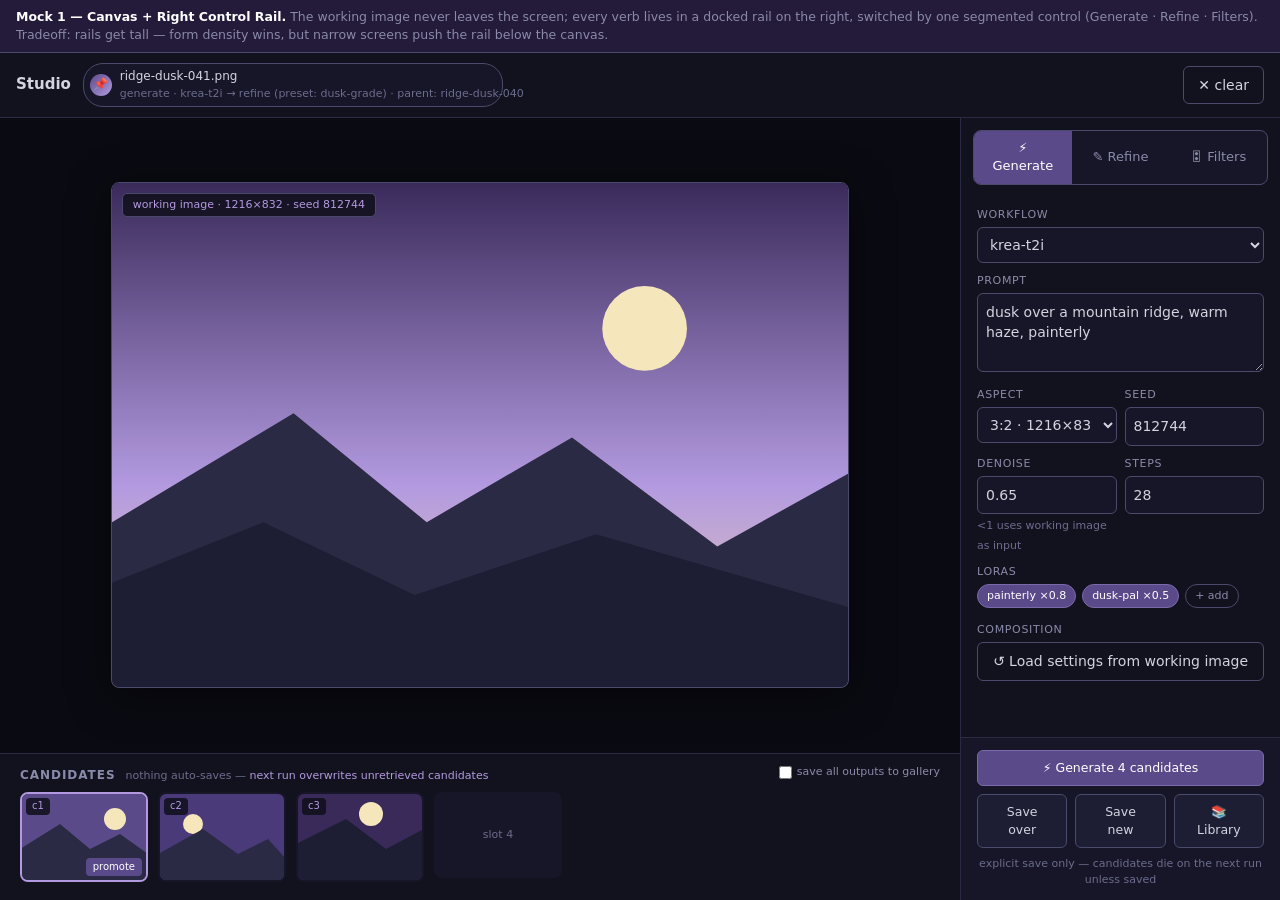
<file: mocks-studio-consolidation/mock-1.html>
<!DOCTYPE html>
<html lang="en">
<head>
<meta charset="utf-8">
<meta name="viewport" content="width=device-width, initial-scale=1">
<title>Studio Mock 1 — Canvas + Right Control Rail</title>
<style>
:root{
  --bg:#0f0f1a; --panel:#12121f; --panel2:#161628; --panel3:#1d1d33;
  --border:#2a2a44; --border2:#4a4a6c; --txt:#d4d4e0; --dim:#8a8aaa; --faint:#6c6c8e;
  --accent:#5b4a8a; --accent2:#7a6aaa; --lav:#b39ae0; --ok:#7de08a; --err:#e87a7a;
}
*{box-sizing:border-box;margin:0;padding:0}
body{background:var(--bg);color:var(--txt);font:14px/1.45 system-ui,sans-serif;height:100vh;display:flex;flex-direction:column;overflow:hidden}
button{font:inherit;color:inherit;background:var(--panel3);border:1px solid var(--border2);border-radius:6px;padding:8px 14px;cursor:pointer;min-height:36px}
button:hover{background:#4a4a6c}
button.primary{background:var(--accent);border-color:var(--accent2);color:#fff}
input,textarea,select{font:inherit;background:var(--panel2);color:var(--txt);border:1px solid var(--border2);border-radius:6px;padding:8px;width:100%}
label{font-size:11px;color:var(--dim);text-transform:uppercase;letter-spacing:.06em;display:block;margin:10px 0 4px}

.mock-banner{background:#241a3a;border-bottom:1px solid var(--border2);padding:8px 16px;font-size:12.5px;color:var(--lav);flex:0 0 auto}
.mock-banner b{color:#fff}
.mock-banner span{color:var(--dim)}

header{display:flex;align-items:center;gap:12px;padding:10px 16px;background:var(--panel);border-bottom:1px solid var(--border);flex:0 0 auto}
header h1{font-size:15px;font-weight:600}
.prov-chip{display:flex;align-items:center;gap:8px;background:var(--panel2);border:1px solid var(--border2);border-radius:20px;padding:4px 12px 4px 6px;font-size:12px;color:var(--dim);max-width:420px}
.prov-chip .dot{width:22px;height:22px;border-radius:50%;background:linear-gradient(135deg,#5b4a8a,#b39ae0);flex:0 0 auto;display:grid;place-items:center;font-size:12px}
.prov-chip b{color:var(--txt);font-weight:500}
.prov-chain{color:var(--faint);font-size:11px;white-space:nowrap;overflow:hidden;text-overflow:ellipsis}
header .spacer{flex:1}

.main{flex:1;display:flex;min-height:0}

/* ---- canvas column ---- */
.stage{flex:1;display:flex;flex-direction:column;min-width:0;background:#0a0a12}
.canvas-area{flex:1;display:grid;place-items:center;padding:20px;min-height:0}
.canvas-frame{position:relative;max-width:100%;max-height:100%;border:1px solid var(--border2);border-radius:8px;overflow:hidden;box-shadow:0 8px 40px rgba(0,0,0,.5)}
.canvas-frame img{display:block;max-width:min(100%,900px);max-height:56vh;object-fit:contain}
.canvas-badge{position:absolute;top:10px;left:10px;background:rgba(15,15,26,.85);border:1px solid var(--border2);border-radius:5px;padding:3px 10px;font-size:11px;color:var(--lav)}
.compare-bar{position:absolute;bottom:10px;left:50%;transform:translateX(-50%);display:none;gap:0;background:rgba(15,15,26,.9);border:1px solid var(--border2);border-radius:8px;overflow:hidden}
.canvas-frame.comparing .compare-bar{display:flex}
.compare-bar button{border:0;border-radius:0;background:transparent;min-height:32px;font-size:12px;color:var(--dim)}
.compare-bar button.on{background:var(--accent);color:#fff}
.canvas-frame.comparing img{filter:brightness(1.12) saturate(1.15)}

/* candidate strip */
.strip{flex:0 0 auto;padding:10px 20px 14px;border-top:1px solid var(--border);background:var(--panel)}
.strip-head{display:flex;align-items:baseline;gap:10px;margin-bottom:8px}
.strip-head h2{font-size:12px;text-transform:uppercase;letter-spacing:.08em;color:var(--dim)}
.strip-head .note{font-size:11px;color:var(--faint)}
.strip-head .note em{color:var(--lav);font-style:normal}
.cands{display:flex;gap:10px;overflow-x:auto;padding-bottom:4px}
.cand{flex:0 0 128px;border:2px solid transparent;border-radius:8px;overflow:hidden;position:relative;cursor:pointer;background:var(--panel2)}
.cand img{display:block;width:100%;height:86px;object-fit:cover}
.cand .tag{position:absolute;top:4px;left:4px;font-size:10px;background:rgba(15,15,26,.85);border-radius:4px;padding:1px 6px;color:var(--lav)}
.cand.sel{border-color:var(--lav)}
.cand .pick{position:absolute;bottom:4px;right:4px;font-size:10px;background:var(--accent);color:#fff;border-radius:4px;padding:2px 7px;opacity:0}
.cand.sel .pick{opacity:1}
.cand.empty{display:grid;place-items:center;height:86px;color:var(--faint);font-size:11px;border-style:dashed}

/* ---- right rail ---- */
.rail{flex:0 0 320px;background:var(--panel);border-left:1px solid var(--border);display:flex;flex-direction:column;min-height:0}
.verb-switch{display:flex;margin:12px;background:var(--panel2);border:1px solid var(--border2);border-radius:8px;overflow:hidden}
.verb-switch button{flex:1;border:0;border-radius:0;background:transparent;color:var(--dim);min-height:44px;font-size:13px}
.verb-switch button.on{background:var(--accent);color:#fff}
.rail-body{flex:1;overflow-y:auto;padding:0 16px 16px;min-height:0}
.verb-panel[hidden]{display:none}
.rail-actions{flex:0 0 auto;padding:12px 16px;border-top:1px solid var(--border);background:var(--panel2)}
.rail-actions .row{display:flex;gap:8px}
.rail-actions .row+.row{margin-top:8px}
.rail-actions button{flex:1;font-size:12.5px}
.save-note{font-size:11px;color:var(--faint);margin-top:8px;text-align:center}

.row2{display:flex;gap:8px}
.row2>*{flex:1}
.chips{display:flex;gap:6px;flex-wrap:wrap}
.chip{font-size:11px;padding:3px 9px;border-radius:12px;border:1px solid var(--border2);color:var(--dim);cursor:pointer}
.chip.on{background:var(--accent);border-color:var(--accent2);color:#fff}
.hintline{font-size:11px;color:var(--faint);margin-top:4px}
.btn-ghost{background:transparent}

/* iPad / mobile */
@media (max-width: 900px){
  body{overflow:auto;height:auto;min-height:100vh}
  .main{flex-direction:column}
  .rail{flex:0 0 auto;border-left:0;border-top:1px solid var(--border);order:2}
  .stage{order:1}
  .canvas-frame img{max-height:44vh}
  .verb-switch{position:sticky;top:0;z-index:5;margin:0;border-radius:0;border-left:0;border-right:0;background:var(--panel)}
  .rail-body{padding-bottom:24px}
  button{min-height:44px}
  .cand{flex-basis:110px}
  .cand img{height:72px}
}
</style>
</head>
<body>
<div class="mock-banner"><b>Mock 1 — Canvas + Right Control Rail.</b> <span>The working image never leaves the screen; every verb lives in a docked rail on the right, switched by one segmented control (Generate · Refine · Filters). Tradeoff: rails get tall — form density wins, but narrow screens push the rail below the canvas.</span></div>

<header>
  <h1>Studio</h1>
  <div class="prov-chip" title="Working image provenance">
    <div class="dot">📌</div>
    <div><b>ridge-dusk-041.png</b><div class="prov-chain">generate · krea-t2i → refine (preset: dusk-grade) · parent: ridge-dusk-040</div></div>
  </div>
  <div class="spacer"></div>
  <button class="btn-ghost" title="Clear working image">✕ clear</button>
</header>

<div class="main">
  <section class="stage">
    <div class="canvas-area">
      <div class="canvas-frame" id="frame">
        <div class="canvas-badge">working image · 1216×832 · seed 812744</div>
        <img src="data:image/svg+xml,%3Csvg xmlns='http://www.w3.org/2000/svg' width='1216' height='832'%3E%3Cdefs%3E%3ClinearGradient id='s' x1='0' y1='0' x2='0' y2='1'%3E%3Cstop offset='0' stop-color='%233a2a5a'/%3E%3Cstop offset='.6' stop-color='%23b39ae0'/%3E%3Cstop offset='1' stop-color='%23e8d0b0'/%3E%3C/linearGradient%3E%3C/defs%3E%3Crect width='1216' height='832' fill='url(%23s)'/%3E%3Ccircle cx='880' cy='240' r='70' fill='%23f5e6bc'/%3E%3Cpath d='M0 560 L300 380 L520 560 L760 420 L1000 600 L1216 480 L1216 832 L0 832 Z' fill='%232a2a44'/%3E%3Cpath d='M0 660 L250 560 L500 680 L800 580 L1216 700 L1216 832 L0 832 Z' fill='%231d1d33'/%3E%3C/svg%3E" alt="working image">
        <div class="compare-bar" id="cmpbar">
          <button class="on" data-c="after">Result</button>
          <button data-c="before">Before</button>
          <button data-c="split">Split</button>
        </div>
      </div>
    </div>
    <div class="strip">
      <div class="strip-head">
        <h2>Candidates</h2>
        <span class="note">nothing auto-saves — <em>next run overwrites unretrieved candidates</em></span>
        <label style="margin:0 0 0 auto;text-transform:none;letter-spacing:0;display:flex;align-items:center;gap:5px;font-size:11px;color:var(--dim)"><input type="checkbox" style="width:auto"> save all outputs to gallery</label>
      </div>
      <div class="cands">
        <div class="cand sel"><span class="tag">c1</span><img src="data:image/svg+xml,%3Csvg xmlns='http://www.w3.org/2000/svg' width='256' height='172'%3E%3Crect width='256' height='172' fill='%235b4a8a'/%3E%3Ccircle cx='190' cy='50' r='22' fill='%23f5e6bc'/%3E%3Cpath d='M0 110 L80 60 L140 110 L200 80 L256 120 L256 172 L0 172 Z' fill='%232a2a44'/%3E%3C/svg%3E"><span class="pick">promote</span></div>
        <div class="cand"><span class="tag">c2</span><img src="data:image/svg+xml,%3Csvg xmlns='http://www.w3.org/2000/svg' width='256' height='172'%3E%3Crect width='256' height='172' fill='%234a3a7a'/%3E%3Ccircle cx='70' cy='60' r='20' fill='%23f5e6bc'/%3E%3Cpath d='M0 120 L90 70 L160 120 L220 90 L256 130 L256 172 L0 172 Z' fill='%232a2a44'/%3E%3C/svg%3E"><span class="pick">promote</span></div>
        <div class="cand"><span class="tag">c3</span><img src="data:image/svg+xml,%3Csvg xmlns='http://www.w3.org/2000/svg' width='256' height='172'%3E%3Crect width='256' height='172' fill='%233a2a5a'/%3E%3Ccircle cx='150' cy='40' r='24' fill='%23f5e6bc'/%3E%3Cpath d='M0 100 L100 50 L180 110 L256 70 L256 172 L0 172 Z' fill='%231d1d33'/%3E%3C/svg%3E"><span class="pick">promote</span></div>
        <div class="cand empty">slot 4</div>
      </div>
    </div>
  </section>

  <aside class="rail">
    <div class="verb-switch" role="tablist">
      <button class="on" data-verb="generate" role="tab" aria-selected="true">⚡ Generate</button>
      <button data-verb="refine" role="tab" aria-selected="false">✎ Refine</button>
      <button data-verb="filters" role="tab" aria-selected="false">🎛 Filters</button>
    </div>

    <div class="rail-body">
      <div class="verb-panel" data-panel="generate">
        <label>Workflow</label>
        <select><option>krea-t2i</option><option>krea-img2img</option><option>minimax-edit</option></select>
        <label>Prompt</label>
        <textarea rows="3">dusk over a mountain ridge, warm haze, painterly</textarea>
        <div class="row2">
          <div><label>Aspect</label><select><option>3:2 · 1216×832</option><option>1:1 · 1024×1024</option></select></div>
          <div><label>Seed</label><input value="812744"></div>
        </div>
        <div class="row2">
          <div><label>Denoise</label><input value="0.65"><span class="hintline">&lt;1 uses working image as input</span></div>
          <div><label>Steps</label><input value="28"></div>
        </div>
        <label>LoRAs</label>
        <div class="chips"><span class="chip on">painterly ×0.8</span><span class="chip on">dusk-pal ×0.5</span><span class="chip">+ add</span></div>
        <label style="margin-top:14px">Composition</label>
        <button class="btn-ghost" style="width:100%">↺ Load settings from working image</button>
      </div>

      <div class="verb-panel" data-panel="refine" hidden>
        <label>Preset</label>
        <select><option>dusk-grade</option><option>face-restore</option><option>upscale-2x</option><option>inpaint-mask</option></select>
        <label>Prompt override</label>
        <input value="(library: warm cinematic grade)">
        <div class="row2">
          <div><label>Denoise</label><input value="0.35"></div>
          <div><label>Seed</label><input value="auto"></div>
        </div>
        <label>Mask (inpaint presets only)</label>
        <button class="btn-ghost" style="width:100%">🖌 Paint mask on canvas</button>
        <span class="hintline">Comparer appears in the canvas overlay while a refine result is on the working image.</span>
      </div>

      <div class="verb-panel" data-panel="filters" hidden>
        <label>Toolset</label>
        <div class="chips"><span class="chip on">vibrance</span><span class="chip on">warmth +12</span><span class="chip">sharpen</span><span class="chip">grain</span></div>
        <label>Vibrance</label><input type="range" min="0" max="100" value="30" style="padding:0">
        <label>Warmth</label><input type="range" min="-50" max="50" value="12" style="padding:0">
        <span class="hintline">Filters act in-place on the working image; output re-promotes with fresh provenance.</span>
        <button class="primary" style="width:100%;margin-top:14px">Apply filter stack</button>
      </div>
    </div>

    <div class="rail-actions">
      <div class="row"><button class="primary" id="runbtn">⚡ Generate 4 candidates</button></div>
      <div class="row">
        <button title="Save over the original file">Save over</button>
        <button title="Save as a new file">Save new</button>
        <button title="Save to Library">📚 Library</button>
      </div>
      <div class="save-note">explicit save only — candidates die on the next run unless saved</div>
    </div>
  </aside>
</div>

<script>
// verb switching
const sw = document.querySelectorAll('.verb-switch button');
sw.forEach(b => b.addEventListener('click', () => {
  sw.forEach(x => { x.classList.toggle('on', x===b); x.setAttribute('aria-selected', x===b); });
  document.querySelectorAll('.verb-panel').forEach(p => p.hidden = p.dataset.panel !== b.dataset.verb);
  document.getElementById('runbtn').textContent =
    b.dataset.verb==='generate' ? '⚡ Generate 4 candidates' :
    b.dataset.verb==='refine' ? '✎ Run preset' : '🎛 Apply filter stack';
}));
// candidate select (demo)
document.querySelectorAll('.cand:not(.empty)').forEach(c => c.addEventListener('click', () => {
  document.querySelectorAll('.cand').forEach(x => x.classList.remove('sel')); c.classList.add('sel');
}));
// comparer demo
const frame = document.getElementById('frame');
document.querySelectorAll('#cmpbar button').forEach(b => b.addEventListener('click', e => {
  e.stopPropagation();
  document.querySelectorAll('#cmpbar button').forEach(x => x.classList.remove('on')); b.classList.add('on');
  frame.classList.toggle('comparing', b.dataset.c !== 'after');
}));
frame.addEventListener('dblclick', () => {
  const on = !frame.classList.contains('comparing');
  frame.classList.toggle('comparing', on);
  document.querySelector('#cmpbar [data-c="before"]').classList.toggle('on', on);
  document.querySelector('#cmpbar [data-c="after"]').classList.toggle('on', !on);
});
</script>
</body>
</html>
</file>
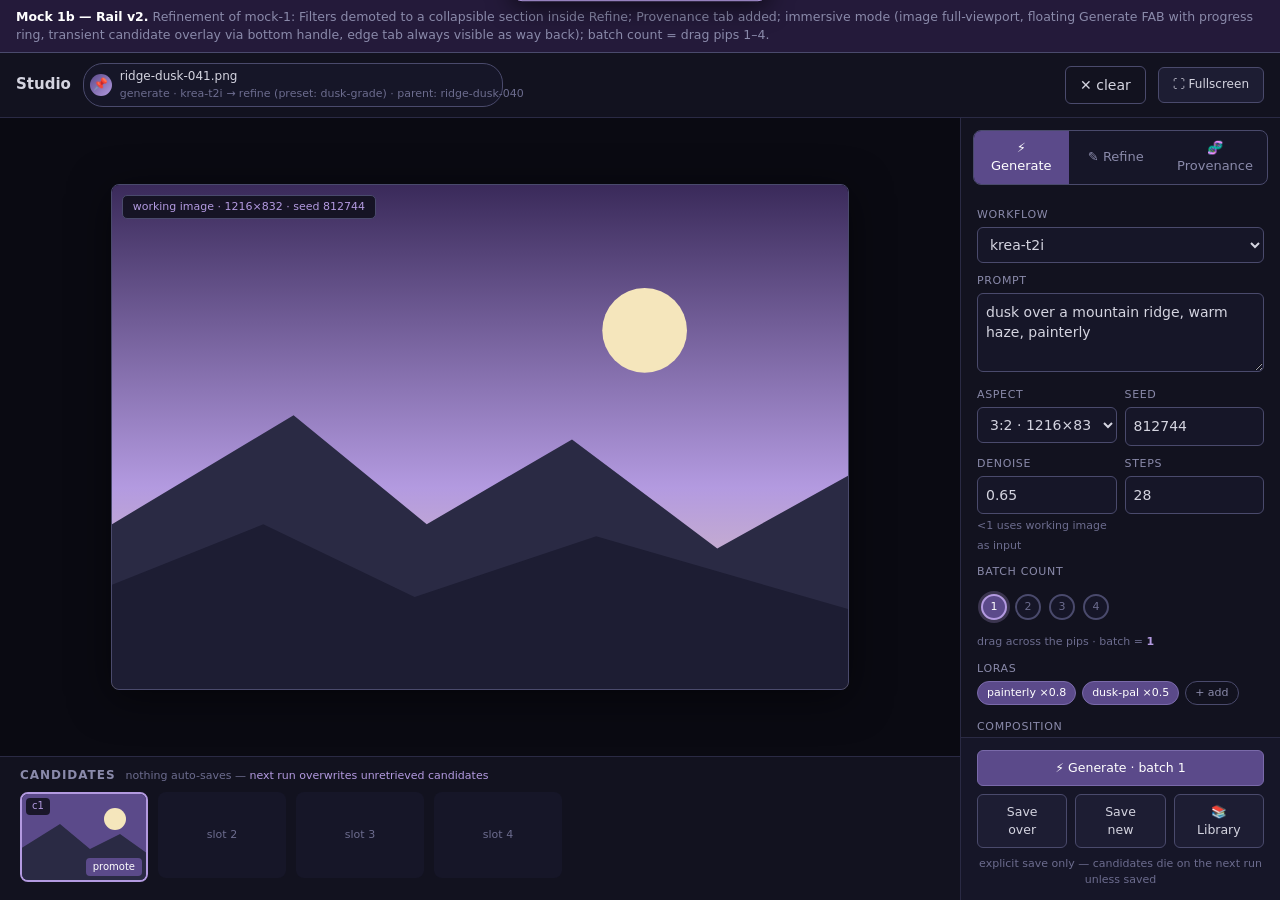
<file: mocks-studio-consolidation/mock-1b.html>
<!DOCTYPE html>
<html lang="en">
<head>
<meta charset="utf-8">
<meta name="viewport" content="width=device-width, initial-scale=1">
<title>Studio Mock 1b — Rail v2 (Provenance tab, Fullscreen mode, Batch pips)</title>
<style>
:root{
  --bg:#0f0f1a; --panel:#12121f; --panel2:#161628; --panel3:#1d1d33;
  --border:#2a2a44; --border2:#4a4a6c; --txt:#d4d4e0; --dim:#8a8aaa; --faint:#6c6c8e;
  --accent:#5b4a8a; --accent2:#7a6aaa; --lav:#b39ae0; --ok:#7de08a; --err:#e87a7a;
}
*{box-sizing:border-box;margin:0;padding:0}
body{background:var(--bg);color:var(--txt);font:14px/1.45 system-ui,sans-serif;height:100vh;display:flex;flex-direction:column;overflow:hidden}
button{font:inherit;color:inherit;background:var(--panel3);border:1px solid var(--border2);border-radius:6px;padding:8px 14px;cursor:pointer;min-height:36px;-webkit-tap-highlight-color:transparent;touch-action:manipulation}
button:hover{background:#4a4a6c}
button.primary{background:var(--accent);border-color:var(--accent2);color:#fff}
input,textarea,select{font:inherit;background:var(--panel2);color:var(--txt);border:1px solid var(--border2);border-radius:6px;padding:8px;width:100%}
label{font-size:11px;color:var(--dim);text-transform:uppercase;letter-spacing:.06em;display:block;margin:10px 0 4px}

.mock-banner{background:#241a3a;border-bottom:1px solid var(--border2);padding:8px 16px;font-size:12.5px;color:var(--lav);flex:0 0 auto}
.mock-banner b{color:#fff}
.mock-banner span{color:var(--dim)}

header{display:flex;align-items:center;gap:12px;padding:10px 16px;background:var(--panel);border-bottom:1px solid var(--border);flex:0 0 auto}
header h1{font-size:15px;font-weight:600}
.prov-chip{display:flex;align-items:center;gap:8px;background:var(--panel2);border:1px solid var(--border2);border-radius:20px;padding:4px 12px 4px 6px;font-size:12px;color:var(--dim);max-width:420px}
.prov-chip .dot{width:22px;height:22px;border-radius:50%;background:linear-gradient(135deg,#5b4a8a,#b39ae0);flex:0 0 auto;display:grid;place-items:center;font-size:12px}
.prov-chip b{color:var(--txt);font-weight:500}
.prov-chain{color:var(--faint);font-size:11px;white-space:nowrap;overflow:hidden;text-overflow:ellipsis}
header .spacer{flex:1}
.immersive-toggle{white-space:nowrap;font-size:12px}

.main{flex:1;display:flex;min-height:0}

/* ---- canvas column ---- */
.stage{flex:1;display:flex;flex-direction:column;min-width:0;background:#0a0a12;position:relative}
.canvas-area{flex:1;display:grid;place-items:center;padding:20px;min-height:0}
.canvas-frame{position:relative;max-width:100%;max-height:100%;border:1px solid var(--border2);border-radius:8px;overflow:hidden;box-shadow:0 8px 40px rgba(0,0,0,.5)}
.canvas-frame img{display:block;max-width:min(100%,900px);max-height:56vh;object-fit:contain}
.canvas-badge{position:absolute;top:10px;left:10px;background:rgba(15,15,26,.85);border:1px solid var(--border2);border-radius:5px;padding:3px 10px;font-size:11px;color:var(--lav)}
.compare-bar{position:absolute;bottom:10px;left:50%;transform:translateX(-50%);display:none;gap:0;background:rgba(15,15,26,.9);border:1px solid var(--border2);border-radius:8px;overflow:hidden}
.canvas-frame.comparing .compare-bar{display:flex}
.compare-bar button{border:0;border-radius:0;background:transparent;min-height:32px;font-size:12px;color:var(--dim)}
.compare-bar button.on{background:var(--accent);color:#fff}
.canvas-frame.comparing img{filter:brightness(1.12) saturate(1.15)}

/* candidate strip */
.strip{flex:0 0 auto;padding:10px 20px 14px;border-top:1px solid var(--border);background:var(--panel)}
.strip-head{display:flex;align-items:baseline;gap:10px;margin-bottom:8px;flex-wrap:wrap}
.strip-head h2{font-size:12px;text-transform:uppercase;letter-spacing:.08em;color:var(--dim)}
.strip-head .note{font-size:11px;color:var(--faint)}
.strip-head .note em{color:var(--lav);font-style:normal}
.cands{display:flex;gap:10px;overflow-x:auto;padding-bottom:4px}
.cand{flex:0 0 128px;border:2px solid transparent;border-radius:8px;overflow:hidden;position:relative;cursor:pointer;background:var(--panel2)}
.cand img{display:block;width:100%;height:86px;object-fit:cover}
.cand .tag{position:absolute;top:4px;left:4px;font-size:10px;background:rgba(15,15,26,.85);border-radius:4px;padding:1px 6px;color:var(--lav)}
.cand.sel{border-color:var(--lav)}
.cand .pick{position:absolute;bottom:4px;right:4px;font-size:10px;background:var(--accent);color:#fff;border-radius:4px;padding:2px 7px;opacity:0}
.cand.sel .pick{opacity:1}
.cand.empty{display:grid;place-items:center;height:86px;color:var(--faint);font-size:11px;border-style:dashed}

/* ---- right rail ---- */
.rail{flex:0 0 320px;background:var(--panel);border-left:1px solid var(--border);display:flex;flex-direction:column;min-height:0}
.verb-switch{display:flex;margin:12px;background:var(--panel2);border:1px solid var(--border2);border-radius:8px;overflow:hidden}
.verb-switch button{flex:1;border:0;border-radius:0;background:transparent;color:var(--dim);min-height:44px;font-size:13px}
.verb-switch button.on{background:var(--accent);color:#fff}
.rail-body{flex:1;overflow-y:auto;padding:0 16px 16px;min-height:0}
.verb-panel[hidden]{display:none}
.rail-actions{flex:0 0 auto;padding:12px 16px;border-top:1px solid var(--border);background:var(--panel2)}
.rail-actions .row{display:flex;gap:8px}
.rail-actions .row+.row{margin-top:8px}
.rail-actions button{flex:1;font-size:12.5px}
.save-note{font-size:11px;color:var(--faint);margin-top:8px;text-align:center}

.row2{display:flex;gap:8px}
.row2>*{flex:1}
.chips{display:flex;gap:6px;flex-wrap:wrap}
.chip{font-size:11px;padding:3px 9px;border-radius:12px;border:1px solid var(--border2);color:var(--dim);cursor:pointer}
.chip.on{background:var(--accent);border-color:var(--accent2);color:#fff}
.hintline{font-size:11px;color:var(--faint);margin-top:4px}
.btn-ghost{background:transparent}

/* ---- batch drag pips ---- */
.batch{margin:4px 0 8px}
.pips{display:flex;gap:8px;align-items:center;padding:10px 4px;min-height:44px;touch-action:none;cursor:ew-resize;user-select:none}
.pip{width:26px;height:26px;border-radius:50%;border:2px solid var(--border2);background:var(--panel2);display:grid;place-items:center;font-size:11px;color:var(--faint);flex:0 0 auto;transition:all .15s}
.pip.on{background:var(--accent);border-color:var(--lav);color:#fff}
.pip.cursor{border-color:var(--lav);box-shadow:0 0 0 3px rgba(179,154,224,.25)}
.batch .hintline b{color:var(--lav);font-weight:600}

/* ---- collapsible Filters section inside Refine ---- */
details.collapse{margin-top:14px;border:1px solid var(--border);border-radius:8px;background:var(--panel2)}
details.collapse summary{cursor:pointer;list-style:none;padding:12px 14px;font-size:12px;text-transform:uppercase;letter-spacing:.06em;color:var(--dim);min-height:44px;display:flex;align-items:center}
details.collapse summary::-webkit-details-marker{display:none}
details.collapse summary::after{content:'▾';margin-left:auto;color:var(--faint)}
details.collapse[open] summary::after{content:'▴'}
details.collapse .inside{padding:4px 14px 14px}

/* ---- provenance panel ---- */
.prov-table{width:100%;border-collapse:collapse;font-size:12.5px;margin-top:6px}
.prov-table td{padding:7px 6px;border-bottom:1px solid var(--border);vertical-align:top}
.prov-table td:first-child{color:var(--dim);font-size:11px;text-transform:uppercase;letter-spacing:.05em;width:38%;padding-top:9px}
.prov-table td b{color:var(--txt);font-weight:500}
.prov-table .mono{font-family:ui-monospace,monospace;color:var(--lav);font-size:12px}
.parent-chain{display:flex;flex-direction:column;gap:6px;margin-top:4px}
.parent-chain .node{display:flex;align-items:center;gap:8px;background:var(--panel2);border:1px solid var(--border2);border-radius:6px;padding:6px 10px;font-size:12px}
.parent-chain .node .thumb{width:30px;height:22px;border-radius:4px;flex:0 0 auto;background:linear-gradient(135deg,#5b4a8a,#b39ae0)}
.parent-chain .node small{color:var(--faint);display:block;font-size:10.5px}
.parent-chain .arrow{text-align:center;color:var(--faint);font-size:11px;line-height:1}
.parent-chain .node.cur{border-color:var(--lav)}

/* ================= IMMERSIVE MODE ================= */
body.immersive .mock-banner,
body.immersive header,
body.immersive .rail,
body.immersive .strip{display:none}
body.immersive .main{display:block}
body.immersive .stage{height:100vh}
body.immersive .canvas-area{padding:0;height:100%}
body.immersive .canvas-frame{border:0;border-radius:0;box-shadow:none;max-width:100vw;max-height:100vh;height:100%;display:grid;place-items:center;background:#000}
body.immersive .canvas-frame img{max-width:100vw;max-height:100vh;width:auto;height:auto}

/* edge tab — always-visible way back (top right, mirrors the Fullscreen toggle's corner) */
.edge-tab{position:fixed;right:0;top:0;transform:none;z-index:60;display:none;background:var(--panel2);border:1px solid var(--border2);border-right:0;border-radius:10px 0 0 10px;color:var(--lav);font-size:12px;letter-spacing:.12em;padding:10px 14px;min-height:40px;min-width:72px;box-shadow:2px 2px 12px rgba(0,0,0,.5)}
body.immersive .edge-tab{display:block}

/* floating generate button (immersive only) */
.gen-fab{position:fixed;right:24px;bottom:24px;z-index:60;width:76px;height:76px;border-radius:50%;display:none;place-items:center;background:var(--accent);border:2px solid var(--accent2);color:#fff;font-size:12px;box-shadow:0 6px 24px rgba(0,0,0,.6);padding:0;overflow:hidden}
body.immersive .gen-fab{display:grid}
.gen-fab .ring{position:absolute;inset:0;border-radius:50%;background:conic-gradient(var(--lav) var(--p,0%),transparent 0);opacity:.9}
.gen-fab .inner{position:relative;width:62px;height:62px;border-radius:50%;background:var(--accent);display:grid;place-items:center;font-size:11.5px;line-height:1.2;text-align:center}
.gen-fab.running .inner{background:#3a2a5a}

/* bottom handle + transient candidate overlay (immersive) */
.bottom-handle{position:fixed;left:50%;bottom:0;transform:translateX(-50%);z-index:60;display:none;background:rgba(22,22,40,.9);border:1px solid var(--border2);border-bottom:0;border-radius:12px 12px 0 0;color:var(--dim);font-size:11px;padding:6px 26px 8px;min-height:44px;letter-spacing:.08em}
body.immersive .bottom-handle{display:block}
.bottom-handle .grip{display:block;width:44px;height:4px;border-radius:2px;background:var(--border2);margin:0 auto 5px}
.cand-overlay{position:fixed;left:0;right:0;bottom:0;z-index:55;background:rgba(18,18,31,.97);border-top:1px solid var(--border2);padding:14px 20px 18px;transform:translateY(105%);transition:transform .25s ease;max-height:45vh;overflow-y:auto}
.cand-overlay.open{transform:translateY(0)}
.cand-overlay .ov-actions{display:flex;gap:8px;margin-top:12px}
.cand-overlay .ov-actions button{flex:1;font-size:12.5px}
.ov-head{display:flex;align-items:baseline;gap:10px;margin-bottom:8px}
.ov-head h2{font-size:12px;text-transform:uppercase;letter-spacing:.08em;color:var(--dim)}
.ov-head .note{font-size:11px;color:var(--faint)}
.ov-head .note em{color:var(--lav);font-style:normal}

/* completion toast (transient chrome) */
.toast{position:fixed;top:18px;left:50%;transform:translate(-50%,-140%);z-index:70;background:rgba(22,22,40,.95);border:1px solid var(--lav);border-radius:10px;padding:10px 18px;font-size:13px;color:var(--txt);display:flex;align-items:center;gap:10px;box-shadow:0 6px 24px rgba(0,0,0,.6);transition:transform .3s ease}
.toast.show{transform:translate(-50%,0)}
.toast .tick{width:20px;height:20px;border-radius:50%;background:var(--ok);color:#0f0f1a;display:grid;place-items:center;font-size:12px;font-weight:700}

/* run progress on strip */
.strip.running .cands{opacity:.55}

/* iPad / mobile */
@media (max-width: 900px){
  body{overflow:auto;height:auto;min-height:100vh}
  body.immersive{overflow:hidden;height:100vh}
  .main{flex-direction:column}
  .rail{flex:0 0 auto;border-left:0;border-top:1px solid var(--border);order:2}
  .stage{order:1}
  .canvas-frame img{max-height:44vh}
  body.immersive .canvas-frame img{max-height:100vh}
  .verb-switch{position:sticky;top:0;z-index:5;margin:0;border-radius:0;border-left:0;border-right:0;background:var(--panel)}
  .rail-body{padding-bottom:24px}
  button{min-height:44px}
  .cand{flex-basis:110px}
  .cand img{height:72px}
}
</style>
</head>
<body>
<div class="mock-banner"><b>Mock 1b — Rail v2.</b> <span>Refinement of mock-1: Filters demoted to a collapsible section inside Refine; Provenance tab added; immersive mode (image full-viewport, floating Generate FAB with progress ring, transient candidate overlay via bottom handle, edge tab always visible as way back); batch count = drag pips 1–4.</span></div>

<header>
  <h1>Studio</h1>
  <div class="prov-chip" title="Working image provenance">
    <div class="dot">📌</div>
    <div><b>ridge-dusk-041.png</b><div class="prov-chain">generate · krea-t2i → refine (preset: dusk-grade) · parent: ridge-dusk-040</div></div>
  </div>
  <div class="spacer"></div>
  <button class="btn-ghost" title="Clear working image">✕ clear</button>
  <button class="immersive-toggle" id="immToggle" title="Hide chrome; image fills screen">⛶ Fullscreen</button>
</header>

<div class="main">
  <section class="stage">
    <div class="canvas-area">
      <div class="canvas-frame" id="frame">
        <div class="canvas-badge">working image · 1216×832 · seed 812744</div>
        <img src="data:image/svg+xml,%3Csvg xmlns='http://www.w3.org/2000/svg' width='1216' height='832'%3E%3Cdefs%3E%3ClinearGradient id='s' x1='0' y1='0' x2='0' y2='1'%3E%3Cstop offset='0' stop-color='%233a2a5a'/%3E%3Cstop offset='.6' stop-color='%23b39ae0'/%3E%3Cstop offset='1' stop-color='%23e8d0b0'/%3E%3C/linearGradient%3E%3C/defs%3E%3Crect width='1216' height='832' fill='url(%23s)'/%3E%3Ccircle cx='880' cy='240' r='70' fill='%23f5e6bc'/%3E%3Cpath d='M0 560 L300 380 L520 560 L760 420 L1000 600 L1216 480 L1216 832 L0 832 Z' fill='%232a2a44'/%3E%3Cpath d='M0 660 L250 560 L500 680 L800 580 L1216 700 L1216 832 L0 832 Z' fill='%231d1d33'/%3E%3C/svg%3E" alt="working image">
        <div class="compare-bar" id="cmpbar">
          <button class="on" data-c="after">Result</button>
          <button data-c="before">Before</button>
          <button data-c="split">Split</button>
        </div>
      </div>
    </div>
    <div class="strip" id="strip">
      <div class="strip-head">
        <h2>Candidates</h2>
        <span class="note">nothing auto-saves — <em>next run overwrites unretrieved candidates</em></span>
      </div>
      <div class="cands" id="cands">
        <div class="cand sel"><span class="tag">c1</span><img src="data:image/svg+xml,%3Csvg xmlns='http://www.w3.org/2000/svg' width='256' height='172'%3E%3Crect width='256' height='172' fill='%235b4a8a'/%3E%3Ccircle cx='190' cy='50' r='22' fill='%23f5e6bc'/%3E%3Cpath d='M0 110 L80 60 L140 110 L200 80 L256 120 L256 172 L0 172 Z' fill='%232a2a44'/%3E%3C/svg%3E"><span class="pick">promote</span></div>
        <div class="cand"><span class="tag">c2</span><img src="data:image/svg+xml,%3Csvg xmlns='http://www.w3.org/2000/svg' width='256' height='172'%3E%3Crect width='256' height='172' fill='%234a3a7a'/%3E%3Ccircle cx='70' cy='60' r='20' fill='%23f5e6bc'/%3E%3Cpath d='M0 120 L90 70 L160 120 L220 90 L256 130 L256 172 L0 172 Z' fill='%232a2a44'/%3E%3C/svg%3E"><span class="pick">promote</span></div>
        <div class="cand"><span class="tag">c3</span><img src="data:image/svg+xml,%3Csvg xmlns='http://www.w3.org/2000/svg' width='256' height='172'%3E%3Crect width='256' height='172' fill='%233a2a5a'/%3E%3Ccircle cx='150' cy='40' r='24' fill='%23f5e6bc'/%3E%3Cpath d='M0 100 L100 50 L180 110 L256 70 L256 172 L0 172 Z' fill='%231d1d33'/%3E%3C/svg%3E"><span class="pick">promote</span></div>
        <div class="cand empty">slot 4</div>
      </div>
    </div>
  </section>

  <aside class="rail">
    <div class="verb-switch" role="tablist">
      <button class="on" data-verb="generate" role="tab" aria-selected="true">⚡ Generate</button>
      <button data-verb="refine" role="tab" aria-selected="false">✎ Refine</button>
      <button data-verb="provenance" role="tab" aria-selected="false">🧬 Provenance</button>
    </div>

    <div class="rail-body">
      <div class="verb-panel" data-panel="generate">
        <label>Workflow</label>
        <select><option>krea-t2i</option><option>krea-img2img</option><option>minimax-edit</option></select>
        <label>Prompt</label>
        <textarea rows="3">dusk over a mountain ridge, warm haze, painterly</textarea>
        <div class="row2">
          <div><label>Aspect</label><select><option>3:2 · 1216×832</option><option>1:1 · 1024×1024</option></select></div>
          <div><label>Seed</label><input value="812744"></div>
        </div>
        <div class="row2">
          <div><label>Denoise</label><input value="0.65"><span class="hintline">&lt;1 uses working image as input</span></div>
          <div><label>Steps</label><input value="28"></div>
        </div>
        <label>Batch count</label>
        <div class="batch">
          <div class="pips" id="pips" role="slider" aria-label="Batch count 1 to 4" aria-valuemin="1" aria-valuemax="4" aria-valuenow="1" tabindex="0">
            <div class="pip on" data-v="1">1</div>
            <div class="pip" data-v="2">2</div>
            <div class="pip" data-v="3">3</div>
            <div class="pip" data-v="4">4</div>
          </div>
          <span class="hintline">drag across the pips · batch = <b id="batchVal">1</b></span>
        </div>
        <label>LoRAs</label>
        <div class="chips"><span class="chip on">painterly ×0.8</span><span class="chip on">dusk-pal ×0.5</span><span class="chip">+ add</span></div>
        <label style="margin-top:14px">Composition</label>
        <button class="btn-ghost" style="width:100%">↺ Load settings from working image</button>
      </div>

      <div class="verb-panel" data-panel="refine" hidden>
        <label>Preset</label>
        <select><option>dusk-grade</option><option>face-restore</option><option>upscale-2x</option><option>inpaint-mask</option></select>
        <label>Prompt override</label>
        <input value="(library: warm cinematic grade)">
        <div class="row2">
          <div><label>Denoise</label><input value="0.35"></div>
          <div><label>Seed</label><input value="auto"></div>
        </div>
        <label>Mask (inpaint presets only)</label>
        <button class="btn-ghost" style="width:100%">🖌 Paint mask on canvas</button>
        <span class="hintline">Comparer appears in the canvas overlay while a refine result is on the working image.</span>

        <details class="collapse">
          <summary>🎛 Filters</summary>
          <div class="inside">
            <label>Toolset</label>
            <div class="chips"><span class="chip on">vibrance</span><span class="chip on">warmth +12</span><span class="chip">sharpen</span><span class="chip">grain</span></div>
            <label>Vibrance</label><input type="range" min="0" max="100" value="30" style="padding:0">
            <label>Warmth</label><input type="range" min="-50" max="50" value="12" style="padding:0">
            <span class="hintline">Filters act in-place on the working image; output re-promotes with fresh provenance.</span>
            <button class="primary" style="width:100%;margin-top:14px">Apply filter stack</button>
          </div>
        </details>
      </div>

      <div class="verb-panel" data-panel="provenance" hidden>
        <label style="margin-top:2px">Working image</label>
        <table class="prov-table">
          <tr><td>Filename</td><td><b>ridge-dusk-041.png</b></td></tr>
          <tr><td>Workflow</td><td>krea-t2i → refine (preset: <b>dusk-grade</b>)</td></tr>
          <tr><td>Seed</td><td class="mono">812744</td></tr>
          <tr><td>Steps</td><td>28 · CFG 7.0</td></tr>
          <tr><td>Size</td><td>1216 × 832 (3:2)</td></tr>
          <tr><td>LoRAs</td><td><span class="mono">painterly 0.8</span><br><span class="mono">dusk-pal 0.5</span></td></tr>
          <tr><td>Denoise</td><td>0.65 (generate) → 0.35 (refine)</td></tr>
          <tr><td>Prompt</td><td style="font-size:12px">dusk over a mountain ridge, warm haze, painterly</td></tr>
        </table>
        <label style="margin-top:14px">Parent chain</label>
        <div class="parent-chain">
          <div class="node"><div class="thumb"></div><div>ridge-dusk-039.png<small>generate · seed 771203 · krea-t2i</small></div></div>
          <div class="arrow">▼ refined (dusk-grade, denoise 0.35)</div>
          <div class="node"><div class="thumb"></div><div>ridge-dusk-040.png<small>refine · seed 812744 · denoise 0.35</small></div></div>
          <div class="arrow">▼ refined (warmth +12, vibrance)</div>
          <div class="node cur"><div class="thumb"></div><div><b>ridge-dusk-041.png</b> — current<small>filter stack · in-place</small></div></div>
        </div>
        <span class="hintline">Full lineage is write-once: every promote/refine appends here.</span>
      </div>
    </div>

    <div class="rail-actions">
      <div class="row"><button class="primary" id="runbtn">⚡ Generate</button></div>
      <div class="row">
        <button title="Save over the original file">Save over</button>
        <button title="Save as a new file">Save new</button>
        <button title="Save to Library">📚 Library</button>
      </div>
      <div class="save-note">explicit save only — candidates die on the next run unless saved</div>
    </div>
  </aside>
</div>

<!-- ===== immersive chrome ===== -->
<button class="edge-tab" id="edgeTab">RAIL ▸</button>
<button class="gen-fab" id="genFab" aria-label="Generate"><span class="ring" id="fabRing"></span><span class="inner" id="fabInner">⚡<br>Gen</span></button>
<button class="bottom-handle" id="bottomHandle"><span class="grip"></span>CANDIDATES ▴</button>

<div class="cand-overlay" id="candOverlay">
  <div class="ov-head">
    <h2>Candidates</h2>
    <span class="note">nothing auto-saves — <em>next run overwrites unretrieved candidates</em></span>
  </div>
  <div class="cands" id="ovCands"></div>
  <div class="ov-actions">
    <button title="Save over the original file">Save over</button>
    <button title="Save as a new file">Save new</button>
    <button title="Save to Library">📚 Library</button>
  </div>
</div>

<div class="toast" id="toast"><span class="tick">✓</span><span id="toastText">Run complete — 1 candidate</span></div>

<script>
// ---------- verb switching ----------
const sw = document.querySelectorAll('.verb-switch button');
function setRunLabel(){
  const v = document.querySelector('.verb-switch button.on').dataset.verb;
  document.getElementById('runbtn').textContent =
    v==='generate' ? `⚡ Generate · batch ${batch}` :
    v==='refine' ? '✎ Run preset' : '🧬 Info only';
}
sw.forEach(b => b.addEventListener('click', () => {
  sw.forEach(x => { x.classList.toggle('on', x===b); x.setAttribute('aria-selected', x===b); });
  document.querySelectorAll('.verb-panel').forEach(p => p.hidden = p.dataset.panel !== b.dataset.verb);
  setRunLabel();
}));

// ---------- batch drag pips ----------
let batch = 1;
const pipsEl = document.getElementById('pips');
const pips = [...pipsEl.querySelectorAll('.pip')];
function setBatch(v){
  batch = Math.max(1, Math.min(4, v));
  pips.forEach(p => p.classList.toggle('on', +p.dataset.v <= batch));
  pips.forEach(p => p.classList.toggle('cursor', +p.dataset.v === batch));
  pipsEl.setAttribute('aria-valuenow', batch);
  document.getElementById('batchVal').textContent = batch;
  setRunLabel();
}
function pipFromEvent(e){
  const t = e.touches ? e.touches[0] : e;
  const r = pipsEl.getBoundingClientRect();
  const frac = (t.clientX - r.left) / r.width;
  return Math.round(frac * 3) + 1; // 1..4 across four pips
}
pipsEl.addEventListener('pointerdown', e => { pipsEl.setPointerCapture(e.pointerId); setBatch(pipFromEvent(e)); });
pipsEl.addEventListener('pointermove', e => { if(e.buttons || e.pressure>0) setBatch(pipFromEvent(e)); });
pips.forEach(p => p.addEventListener('click', e => { e.stopPropagation(); setBatch(+p.dataset.v); }));
setBatch(1);

// ---------- candidate strip (shared between docked strip and immersive overlay) ----------
const CAND_IMGS = [
  "data:image/svg+xml,%3Csvg xmlns='http://www.w3.org/2000/svg' width='256' height='172'%3E%3Crect width='256' height='172' fill='%235b4a8a'/%3E%3Ccircle cx='190' cy='50' r='22' fill='%23f5e6bc'/%3E%3Cpath d='M0 110 L80 60 L140 110 L200 80 L256 120 L256 172 L0 172 Z' fill='%232a2a44'/%3E%3C/svg%3E",
  "data:image/svg+xml,%3Csvg xmlns='http://www.w3.org/2000/svg' width='256' height='172'%3E%3Crect width='256' height='172' fill='%234a3a7a'/%3E%3Ccircle cx='70' cy='60' r='20' fill='%23f5e6bc'/%3E%3Cpath d='M0 120 L90 70 L160 120 L220 90 L256 130 L256 172 L0 172 Z' fill='%232a2a44'/%3E%3C/svg%3E",
  "data:image/svg+xml,%3Csvg xmlns='http://www.w3.org/2000/svg' width='256' height='172'%3E%3Crect width='256' height='172' fill='%233a2a5a'/%3E%3Ccircle cx='150' cy='40' r='24' fill='%23f5e6bc'/%3E%3Cpath d='M0 100 L100 50 L180 110 L256 70 L256 172 L0 172 Z' fill='%231d1d33'/%3E%3C/svg%3E",
  "data:image/svg+xml,%3Csvg xmlns='http://www.w3.org/2000/svg' width='256' height='172'%3E%3Crect width='256' height='172' fill='%232a2a44'/%3E%3Ccircle cx='110' cy='55' r='18' fill='%23f5e6bc'/%3E%3Cpath d='M0 115 L120 65 L200 115 L256 85 L256 172 L0 172 Z' fill='%231d1d33'/%3E%3C/svg%3E"
];
let selIdx = 0;
function renderCands(n, into){
  into.innerHTML = '';
  for(let i=0;i<n;i++){
    const d = document.createElement('div');
    d.className = 'cand' + (i===selIdx ? ' sel':'');
    d.innerHTML = `<span class="tag">c${i+1}</span><img src="${CAND_IMGS[i%4]}" alt="candidate ${i+1}"><span class="pick">promote</span>`;
    d.addEventListener('click', () => {
      selIdx = i;
      document.querySelectorAll('.cand').forEach(x => x.classList.remove('sel'));
      d.classList.add('sel');
    });
    into.appendChild(d);
  }
  for(let i=n;i<4;i++){
    const d = document.createElement('div');
    d.className = 'cand empty';
    d.textContent = `slot ${i+1}`;
    into.appendChild(d);
  }
}
function syncCands(){
  renderCands(batch, document.getElementById('cands'));
  renderCands(batch, document.getElementById('ovCands'));
}
syncCands();

// ---------- fake run + progress ring + completion toast ----------
let running = false;
function fakeRun(){
  if(running) return;
  running = true;
  selIdx = 0;
  document.getElementById('strip').classList.add('running');
  const fab = document.getElementById('genFab');
  const ring = document.getElementById('fabRing');
  const inner = document.getElementById('fabInner');
  fab.classList.add('running');
  const dur = 1800, t0 = performance.now();
  (function tick(t){
    const p = Math.min(1,(t-t0)/dur);
    ring.style.setProperty('--p', (p*100)+'%');
    inner.innerHTML = Math.round(p*100)+'%';
    if(p<1) requestAnimationFrame(tick);
    else {
      running = false;
      fab.classList.remove('running');
      inner.innerHTML = '⚡<br>Gen';
      ring.style.setProperty('--p','0%');
      document.getElementById('strip').classList.remove('running');
      syncCands();
      showToast(`Run complete — ${batch} candidate${batch>1?'s':''}`);
      if(document.body.classList.contains('immersive')){
        document.getElementById('candOverlay').classList.add('open');
        setTimeout(()=>document.getElementById('candOverlay').classList.remove('open'), 3500);
      }
    }
  })(t0);
}
document.getElementById('runbtn').addEventListener('click', fakeRun);
document.getElementById('genFab').addEventListener('click', fakeRun);

let toastTimer;
function showToast(msg){
  const t = document.getElementById('toast');
  document.getElementById('toastText').textContent = msg;
  t.classList.add('show');
  clearTimeout(toastTimer);
  toastTimer = setTimeout(()=>t.classList.remove('show'), 2600);
}

// ---------- immersive mode ----------
const body = document.body;
function setImmersive(on){
  body.classList.toggle('immersive', on);
  document.getElementById('immToggle').textContent = on ? '⧉ Expanded' : '⛶ Fullscreen';
  if(!on) document.getElementById('candOverlay').classList.remove('open');
}
document.getElementById('immToggle').addEventListener('click', ()=> setImmersive(!body.classList.contains('immersive')));
document.getElementById('edgeTab').addEventListener('click', ()=> setImmersive(false));
document.getElementById('bottomHandle').addEventListener('click', ()=>{
  const ov = document.getElementById('candOverlay');
  ov.classList.toggle('open');
});
// tap outside overlay to dismiss (transient chrome)
document.getElementById('candOverlay').addEventListener('click', e => {
  if(e.target === e.currentTarget) e.currentTarget.classList.remove('open');
});

// ---------- comparer demo ----------
const frame = document.getElementById('frame');
document.querySelectorAll('#cmpbar button').forEach(b => b.addEventListener('click', e => {
  e.stopPropagation();
  document.querySelectorAll('#cmpbar button').forEach(x => x.classList.remove('on')); b.classList.add('on');
  frame.classList.toggle('comparing', b.dataset.c !== 'after');
}));
frame.addEventListener('dblclick', () => {
  const on = !frame.classList.contains('comparing');
  frame.classList.toggle('comparing', on);
  document.querySelector('#cmpbar [data-c="before"]').classList.toggle('on', on);
  document.querySelector('#cmpbar [data-c="after"]').classList.toggle('on', !on);
});
</script>
</body>
</html>
</file>
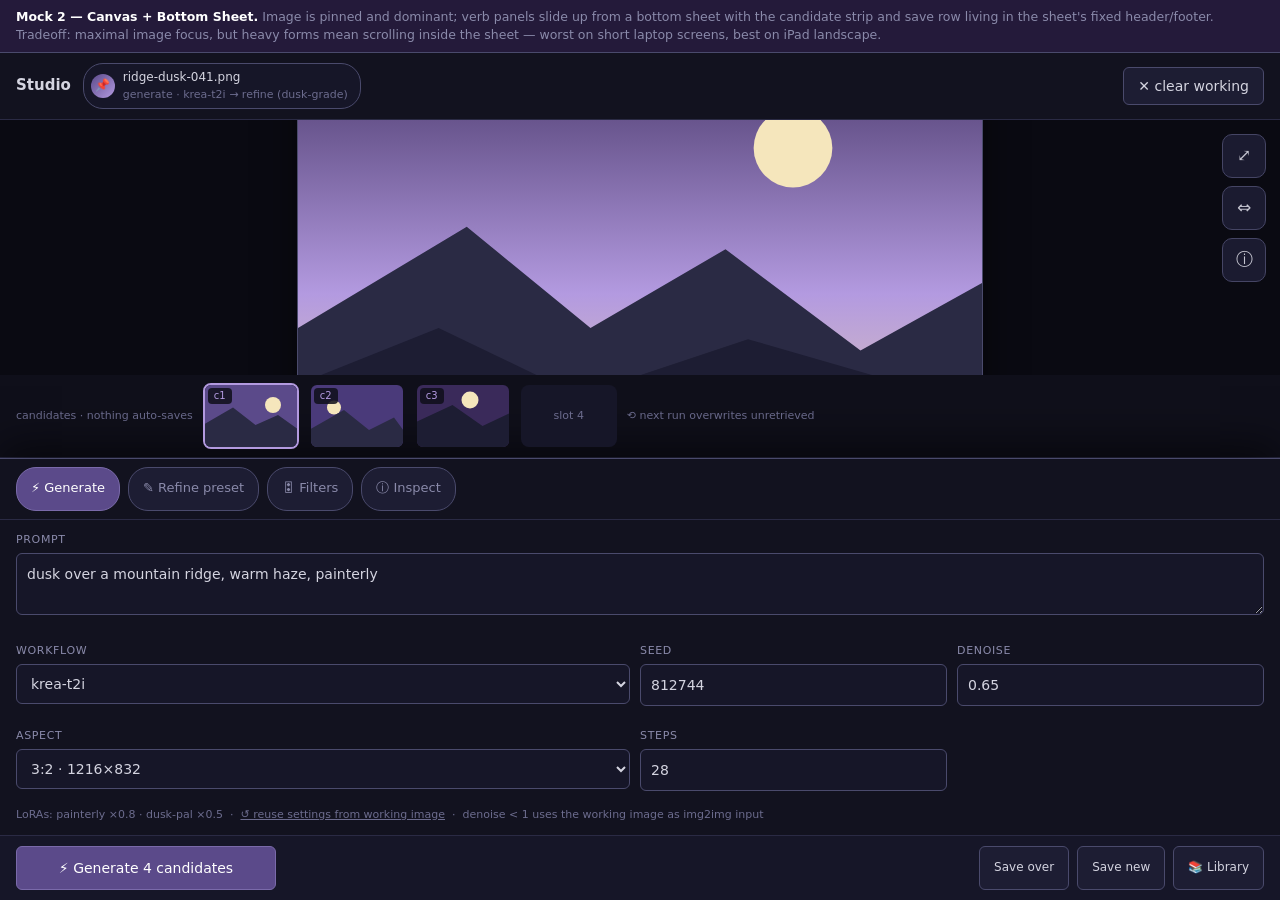
<file: mocks-studio-consolidation/mock-2.html>
<!DOCTYPE html>
<html lang="en">
<head>
<meta charset="utf-8">
<meta name="viewport" content="width=device-width, initial-scale=1">
<title>Studio Mock 2 — Canvas + Bottom Sheet</title>
<style>
:root{
  --bg:#0f0f1a; --panel:#12121f; --panel2:#161628; --panel3:#1d1d33;
  --border:#2a2a44; --border2:#4a4a6c; --txt:#d4d4e0; --dim:#8a8aaa; --faint:#6c6c8e;
  --accent:#5b4a8a; --accent2:#7a6aaa; --lav:#b39ae0;
}
*{box-sizing:border-box;margin:0;padding:0}
body{background:var(--bg);color:var(--txt);font:14px/1.45 system-ui,sans-serif;height:100vh;display:flex;flex-direction:column;overflow:hidden}
button{font:inherit;color:inherit;background:var(--panel3);border:1px solid var(--border2);border-radius:6px;padding:8px 14px;cursor:pointer;min-height:44px}
button:hover{background:#4a4a6c}
button.primary{background:var(--accent);border-color:var(--accent2);color:#fff}
input,textarea,select{font:inherit;background:var(--panel2);color:var(--txt);border:1px solid var(--border2);border-radius:6px;padding:10px;width:100%}
label{font-size:11px;color:var(--dim);text-transform:uppercase;letter-spacing:.06em;display:block;margin:12px 0 5px}

.mock-banner{background:#241a3a;border-bottom:1px solid var(--border2);padding:8px 16px;font-size:12.5px;color:var(--lav);flex:0 0 auto}
.mock-banner b{color:#fff}
.mock-banner span{color:var(--dim)}

header{display:flex;align-items:center;gap:12px;padding:10px 16px;background:var(--panel);border-bottom:1px solid var(--border);flex:0 0 auto}
header h1{font-size:15px;font-weight:600}
.prov-chip{display:flex;align-items:center;gap:8px;background:var(--panel2);border:1px solid var(--border2);border-radius:20px;padding:5px 12px 5px 7px;font-size:12px;color:var(--dim);max-width:440px}
.prov-chip .dot{width:24px;height:24px;border-radius:50%;background:linear-gradient(135deg,#5b4a8a,#b39ae0);display:grid;place-items:center;font-size:12px;flex:0 0 auto}
.prov-chip b{color:var(--txt);font-weight:500}
header .spacer{flex:1}

/* pinned canvas fills everything above the sheet */
.stage{flex:1;display:flex;flex-direction:column;min-height:0;position:relative;background:#0a0a12}
.canvas-area{flex:1;display:grid;place-items:center;padding:16px;min-height:0;overflow:hidden}
.canvas-frame{position:relative;border:1px solid var(--border2);border-radius:8px;overflow:hidden;box-shadow:0 8px 40px rgba(0,0,0,.5)}
.canvas-frame img{display:block;max-width:min(100%,880px);max-height:52vh;object-fit:contain}
.canvas-badge{position:absolute;top:10px;left:10px;background:rgba(15,15,26,.85);border:1px solid var(--border2);border-radius:5px;padding:3px 10px;font-size:11px;color:var(--lav)}
.side-fab{position:absolute;top:14px;right:14px;display:flex;flex-direction:column;gap:8px}
.side-fab button{width:44px;padding:0;font-size:17px;border-radius:10px;opacity:.92}

/* bottom sheet */
.sheet{flex:0 0 auto;background:var(--panel);border-top:1px solid var(--border2);box-shadow:0 -12px 40px rgba(0,0,0,.55);transition:height .25s ease;display:flex;flex-direction:column}
.sheet.grab{display:flex;align-items:center;justify-content:center;padding:0;height:14px;cursor:ns-resize;flex:0 0 auto;background:var(--panel)}
.sheet.grab::before{content:"";width:44px;height:4px;border-radius:2px;background:var(--border2)}
.sheet-verbs{display:flex;gap:8px;padding:8px 16px;border-bottom:1px solid var(--border);overflow-x:auto}
.sheet-verbs button{white-space:nowrap;border-radius:20px;font-size:13px;color:var(--dim)}
.sheet-verbs button.on{background:var(--accent);border-color:var(--accent2);color:#fff}
.sheet-body{padding:4px 16px 12px;overflow-y:auto}
.sheet-panel[hidden]{display:none}
.gen-grid{display:grid;grid-template-columns:2fr 1fr 1fr;gap:10px}
.gen-grid .full{grid-column:1/-1}
.ref-grid{display:grid;grid-template-columns:2fr 1fr 1fr;gap:10px;align-items:end}
.filters-grid{display:grid;grid-template-columns:repeat(4,1fr);gap:10px;align-items:center}
.hintline{font-size:11px;color:var(--faint)}

/* candidate strip lives INSIDE the sheet, above the verb body */
.cand-row{display:flex;align-items:center;gap:10px;padding:8px 16px;border-bottom:1px solid var(--border);overflow-x:auto}
.cand{flex:0 0 96px;border:2px solid transparent;border-radius:8px;overflow:hidden;position:relative;cursor:pointer}
.cand img{display:block;width:100%;height:62px;object-fit:cover}
.cand .tag{position:absolute;top:3px;left:3px;font-size:10px;background:rgba(15,15,26,.85);border-radius:4px;padding:1px 6px;color:var(--lav)}
.cand.sel{border-color:var(--lav)}
.cand.empty{display:grid;place-items:center;height:62px;color:var(--faint);font-size:11px;border-style:dashed;background:var(--panel2)}
.cand-note{font-size:11px;color:var(--faint);white-space:nowrap}
.run-row{display:flex;gap:10px;padding:10px 16px;border-top:1px solid var(--border);background:var(--panel2)}
.run-row .primary{flex:1;max-width:260px}
.run-row .save{display:flex;gap:8px;margin-left:auto}
.run-row .save button{font-size:12px}

@media (max-width: 900px){
  .gen-grid,.ref-grid{grid-template-columns:1fr 1fr}
  .gen-grid .full{grid-column:1/-1}
  .filters-grid{grid-template-columns:1fr 1fr}
  .canvas-frame img{max-height:40vh}
  .run-row{flex-wrap:wrap}
}
</style>
</head>
<body>
<div class="mock-banner"><b>Mock 2 — Canvas + Bottom Sheet.</b> <span>Image is pinned and dominant; verb panels slide up from a bottom sheet with the candidate strip and save row living in the sheet's fixed header/footer. Tradeoff: maximal image focus, but heavy forms mean scrolling inside the sheet — worst on short laptop screens, best on iPad landscape.</span></div>

<header>
  <h1>Studio</h1>
  <div class="prov-chip">
    <div class="dot">📌</div>
    <div><b>ridge-dusk-041.png</b><div style="font-size:11px;color:var(--faint)">generate · krea-t2i → refine (dusk-grade)</div></div>
  </div>
  <div class="spacer"></div>
  <button style="min-height:36px">✕ clear working</button>
</header>

<div class="stage">
  <div class="canvas-area">
    <div class="canvas-frame">
      <div class="canvas-badge">working image · 1216×832 · seed 812744</div>
      <img src="data:image/svg+xml,%3Csvg xmlns='http://www.w3.org/2000/svg' width='1216' height='832'%3E%3Cdefs%3E%3ClinearGradient id='s' x1='0' y1='0' x2='0' y2='1'%3E%3Cstop offset='0' stop-color='%233a2a5a'/%3E%3Cstop offset='.6' stop-color='%23b39ae0'/%3E%3Cstop offset='1' stop-color='%23e8d0b0'/%3E%3C/linearGradient%3E%3C/defs%3E%3Crect width='1216' height='832' fill='url(%23s)'/%3E%3Ccircle cx='880' cy='240' r='70' fill='%23f5e6bc'/%3E%3Cpath d='M0 560 L300 380 L520 560 L760 420 L1000 600 L1216 480 L1216 832 L0 832 Z' fill='%232a2a44'/%3E%3Cpath d='M0 660 L250 560 L500 680 L800 580 L1216 700 L1216 832 L0 832 Z' fill='%231d1d33'/%3E%3C/svg%3E" alt="working image">
    </div>
  </div>
  <div class="side-fab">
    <button title="Pan/zoom">⤢</button>
    <button title="Compare with parent">⇔</button>
    <button title="Inspect provenance">ⓘ</button>
  </div>
</div>

<div class="cand-row">
  <span class="cand-note">candidates · nothing auto-saves</span>
  <div class="cand sel"><span class="tag">c1</span><img src="data:image/svg+xml,%3Csvg xmlns='http://www.w3.org/2000/svg' width='192' height='124'%3E%3Crect width='192' height='124' fill='%235b4a8a'/%3E%3Ccircle cx='140' cy='40' r='16' fill='%23f5e6bc'/%3E%3Cpath d='M0 80 L60 45 L105 80 L150 60 L192 90 L192 124 L0 124 Z' fill='%232a2a44'/%3E%3C/svg%3E"></div>
  <div class="cand"><span class="tag">c2</span><img src="data:image/svg+xml,%3Csvg xmlns='http://www.w3.org/2000/svg' width='192' height='124'%3E%3Crect width='192' height='124' fill='%234a3a7a'/%3E%3Ccircle cx='50' cy='45' r='14' fill='%23f5e6bc'/%3E%3Cpath d='M0 90 L70 50 L120 90 L170 65 L192 95 L192 124 L0 124 Z' fill='%232a2a44'/%3E%3C/svg%3E"></div>
  <div class="cand"><span class="tag">c3</span><img src="data:image/svg+xml,%3Csvg xmlns='http://www.w3.org/2000/svg' width='192' height='124'%3E%3Crect width='192' height='124' fill='%233a2a5a'/%3E%3Ccircle cx='110' cy='30' r='17' fill='%23f5e6bc'/%3E%3Cpath d='M0 75 L75 40 L135 82 L192 55 L192 124 L0 124 Z' fill='%231d1d33'/%3E%3C/svg%3E"></div>
  <div class="cand empty">slot 4</div>
  <span class="cand-note">⟲ next run overwrites unretrieved</span>
</div>

<div class="sheet">
  <div class="sheet-verbs" role="tablist">
    <button class="on" data-v="generate" role="tab" aria-selected="true">⚡ Generate</button>
    <button data-v="refine" role="tab" aria-selected="false">✎ Refine preset</button>
    <button data-v="filters" role="tab" aria-selected="false">🎛 Filters</button>
    <button data-v="inspect" role="tab" aria-selected="false">ⓘ Inspect</button>
  </div>

  <div class="sheet-body">
    <div class="sheet-panel" data-p="generate">
      <div class="gen-grid">
        <div class="full"><label style="margin-top:8px">Prompt</label><textarea rows="2">dusk over a mountain ridge, warm haze, painterly</textarea></div>
        <div><label>Workflow</label><select><option>krea-t2i</option><option>krea-img2img</option><option>minimax-edit</option></select></div>
        <div><label>Seed</label><input value="812744"></div>
        <div><label>Denoise</label><input value="0.65"></div>
        <div><label>Aspect</label><select><option>3:2 · 1216×832</option></select></div>
        <div><label>Steps</label><input value="28"></div>
        <div class="full hintline" style="margin-top:6px">LoRAs: painterly ×0.8 · dusk-pal ×0.5 &nbsp;·&nbsp; <u>↺ reuse settings from working image</u> &nbsp;·&nbsp; denoise &lt; 1 uses the working image as img2img input</div>
      </div>
    </div>

    <div class="sheet-panel" data-p="refine" hidden>
      <div class="ref-grid">
        <div><label style="margin-top:8px">Preset</label><select><option>dusk-grade</option><option>face-restore</option><option>upscale-2x</option></select></div>
        <div><label>Denoise</label><input value="0.35"></div>
        <div><label>Seed</label><input value="auto"></div>
        <div class="full hintline" style="margin-top:6px">Result lands on the canvas with a ⇔ before/after comparer in the corner FABs. Mask inpaint: paint directly on the pinned canvas.</div>
      </div>
    </div>

    <div class="sheet-panel" data-p="filters" hidden>
      <div class="filters-grid">
        <div><label style="margin-top:8px">Vibrance</label><input type="range" value="30" style="padding:0"></div>
        <div><label>Warmth</label><input type="range" value="12" style="padding:0"></div>
        <div><label>Sharpen</label><input type="range" value="0" style="padding:0"></div>
        <div style="align-self:end"><button class="primary" style="width:100%">Apply stack</button></div>
      </div>
    </div>

    <div class="sheet-panel" data-p="inspect" hidden>
      <div class="hintline" style="padding:10px 0">
        <b style="color:var(--txt)">ridge-dusk-041.png</b> · generate (krea-t2i, seed 812744, painterly×0.8 + dusk-pal×0.5)
        → refine (dusk-grade, denoise 0.35) · parent: ridge-dusk-040.png · 1216×832 · saved: no (in-session)
      </div>
    </div>
  </div>

  <div class="run-row">
    <button class="primary" id="runbtn">⚡ Generate 4 candidates</button>
    <div class="save">
      <button title="Save over original">Save over</button>
      <button title="Save as new file">Save new</button>
      <button title="Save to Library">📚 Library</button>
    </div>
  </div>
</div>

<script>
const vb = document.querySelectorAll('.sheet-verbs button');
vb.forEach(b => b.addEventListener('click', () => {
  vb.forEach(x => { x.classList.toggle('on', x===b); x.setAttribute('aria-selected', x===b); });
  document.querySelectorAll('.sheet-panel').forEach(p => p.hidden = p.dataset.p !== b.dataset.v);
  document.getElementById('runbtn').textContent =
    b.dataset.v==='generate' ? '⚡ Generate 4 candidates' :
    b.dataset.v==='refine' ? '✎ Run preset' : b.dataset.v==='filters' ? '🎛 Apply stack' : 'ⓘ Inspect';
}));
document.querySelectorAll('.cand').forEach(c => c.addEventListener('click', () => {
  document.querySelectorAll('.cand').forEach(x => x.classList.remove('sel')); c.classList.add('sel');
}));
</script>
</body>
</html>
</file>
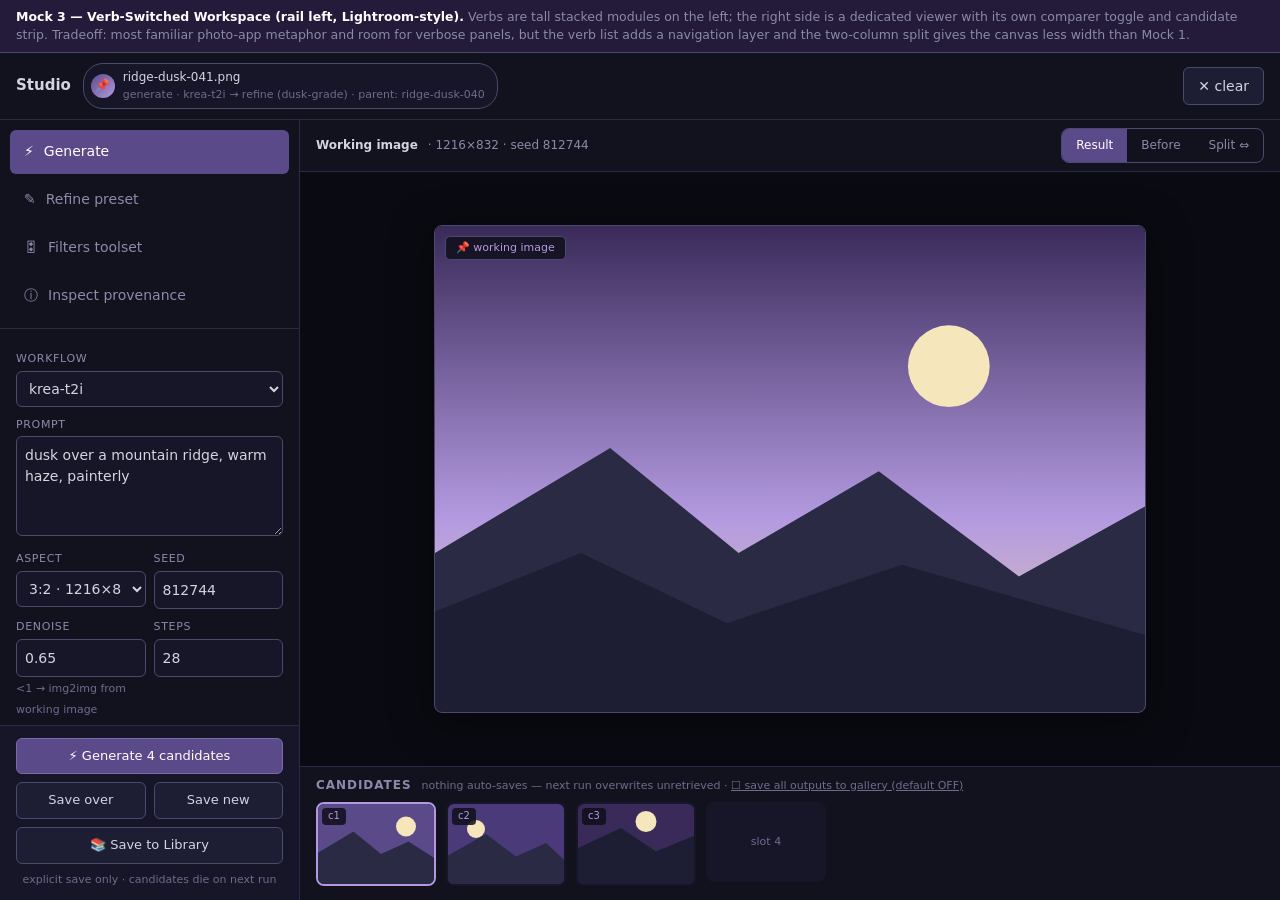
<file: mocks-studio-consolidation/mock-3.html>
<!DOCTYPE html>
<html lang="en">
<head>
<meta charset="utf-8">
<meta name="viewport" content="width=device-width, initial-scale=1">
<title>Studio Mock 3 — Verb-Switched Workspace (rail left)</title>
<style>
:root{
  --bg:#0f0f1a; --panel:#12121f; --panel2:#161628; --panel3:#1d1d33;
  --border:#2a2a44; --border2:#4a4a6c; --txt:#d4d4e0; --dim:#8a8aaa; --faint:#6c6c8e;
  --accent:#5b4a8a; --accent2:#7a6aaa; --lav:#b39ae0;
}
*{box-sizing:border-box;margin:0;padding:0}
body{background:var(--bg);color:var(--txt);font:14px/1.45 system-ui,sans-serif;height:100vh;display:flex;flex-direction:column;overflow:hidden}
button{font:inherit;color:inherit;background:var(--panel3);border:1px solid var(--border2);border-radius:6px;padding:8px 14px;cursor:pointer;min-height:36px}
button:hover{background:#4a4a6c}
button.primary{background:var(--accent);border-color:var(--accent2);color:#fff}
input,textarea,select{font:inherit;background:var(--panel2);color:var(--txt);border:1px solid var(--border2);border-radius:6px;padding:8px;width:100%}
label{font-size:11px;color:var(--dim);text-transform:uppercase;letter-spacing:.06em;display:block;margin:10px 0 4px}

.mock-banner{background:#241a3a;border-bottom:1px solid var(--border2);padding:8px 16px;font-size:12.5px;color:var(--lav);flex:0 0 auto}
.mock-banner b{color:#fff}
.mock-banner span{color:var(--dim)}

header{display:flex;align-items:center;gap:12px;padding:10px 16px;background:var(--panel);border-bottom:1px solid var(--border);flex:0 0 auto}
header h1{font-size:15px;font-weight:600}
.prov-chip{display:flex;align-items:center;gap:8px;background:var(--panel2);border:1px solid var(--border2);border-radius:20px;padding:5px 12px 5px 7px;font-size:12px;color:var(--dim);max-width:460px}
.prov-chip .dot{width:24px;height:24px;border-radius:50%;background:linear-gradient(135deg,#5b4a8a,#b39ae0);display:grid;place-items:center;font-size:12px;flex:0 0 auto}
.prov-chip b{color:var(--txt);font-weight:500}
header .spacer{flex:1}

.main{flex:1;display:flex;min-height:0}

/* left rail — Lightroom-style verb modules */
.rail{flex:0 0 300px;background:var(--panel);border-right:1px solid var(--border);display:flex;flex-direction:column;min-height:0}
.rail-verbs{padding:10px;display:flex;flex-direction:column;gap:4px;border-bottom:1px solid var(--border)}
.rail-verbs button{text-align:left;border:0;background:transparent;border-radius:6px;min-height:44px;display:flex;gap:10px;align-items:center;color:var(--dim)}
.rail-verbs button.on{background:var(--accent);color:#fff}
.rail-body{flex:1;overflow-y:auto;padding:12px 16px;min-height:0}
.rail-panel[hidden]{display:none}
.rail-footer{flex:0 0 auto;padding:12px 16px;border-top:1px solid var(--border);background:var(--panel2)}
.rail-footer button{width:100%;margin-bottom:8px;font-size:13px}
.save-note{font-size:11px;color:var(--faint);text-align:center}
.row2{display:flex;gap:8px}.row2>*{flex:1}
.chips{display:flex;gap:6px;flex-wrap:wrap}
.chip{font-size:11px;padding:4px 10px;border-radius:12px;border:1px solid var(--border2);color:var(--dim);cursor:pointer}
.chip.on{background:var(--accent);border-color:var(--accent2);color:#fff}
.hintline{font-size:11px;color:var(--faint);margin-top:4px}
.btn-ghost{background:transparent;width:100%}

/* right workspace */
.workspace{flex:1;display:flex;flex-direction:column;min-width:0;background:#0a0a12}
.ws-head{display:flex;align-items:center;gap:10px;padding:8px 16px;border-bottom:1px solid var(--border);background:var(--panel);font-size:12px;color:var(--dim)}
.ws-head b{color:var(--txt)}
.compare-toggle{margin-left:auto;display:flex;border:1px solid var(--border2);border-radius:8px;overflow:hidden}
.compare-toggle button{border:0;border-radius:0;background:transparent;min-height:32px;font-size:12px;color:var(--dim)}
.compare-toggle button.on{background:var(--accent);color:#fff}
.ws-canvas{flex:1;display:grid;place-items:center;padding:20px;min-height:0;position:relative;overflow:hidden}
.canvas-frame{position:relative;border:1px solid var(--border2);border-radius:8px;overflow:hidden;box-shadow:0 8px 40px rgba(0,0,0,.5)}
.canvas-frame img{display:block;max-width:min(100%,860px);max-height:54vh;object-fit:contain}
.canvas-frame.comparing img{filter:brightness(1.12) saturate(1.15)}
.canvas-badge{position:absolute;top:10px;left:10px;background:rgba(15,15,26,.85);border:1px solid var(--border2);border-radius:5px;padding:3px 10px;font-size:11px;color:var(--lav)}
.split-divider{position:absolute;top:0;bottom:0;width:2px;background:var(--lav);display:none}
.canvas-frame.comparing .split-divider{display:block;left:50%}

/* bottom strip spans the workspace only */
.ws-strip{flex:0 0 auto;border-top:1px solid var(--border);background:var(--panel);padding:10px 16px 14px}
.ws-strip .head{display:flex;align-items:baseline;gap:10px;margin-bottom:8px}
.ws-strip h2{font-size:12px;text-transform:uppercase;letter-spacing:.08em;color:var(--dim)}
.ws-strip .note{font-size:11px;color:var(--faint)}
.cands{display:flex;gap:10px;overflow-x:auto}
.cand{flex:0 0 120px;border:2px solid transparent;border-radius:8px;overflow:hidden;position:relative;cursor:pointer;background:var(--panel2)}
.cand img{display:block;width:100%;height:80px;object-fit:cover}
.cand .tag{position:absolute;top:4px;left:4px;font-size:10px;background:rgba(15,15,26,.85);border-radius:4px;padding:1px 6px;color:var(--lav)}
.cand.sel{border-color:var(--lav)}
.cand.empty{display:grid;place-items:center;height:80px;color:var(--faint);font-size:11px;border-style:dashed}

@media (max-width: 900px){
  body{overflow:auto;height:auto}
  .main{flex-direction:column}
  .rail{flex:0 0 auto;order:2;border-right:0;border-top:1px solid var(--border)}
  .rail-verbs{flex-direction:row;overflow-x:auto;border-bottom:0}
  .rail-verbs button{white-space:nowrap;flex:0 0 auto}
  .workspace{order:1}
  .canvas-frame img{max-height:42vh}
  button{min-height:44px}
}
</style>
</head>
<body>
<div class="mock-banner"><b>Mock 3 — Verb-Switched Workspace (rail left, Lightroom-style).</b> <span>Verbs are tall stacked modules on the left; the right side is a dedicated viewer with its own comparer toggle and candidate strip. Tradeoff: most familiar photo-app metaphor and room for verbose panels, but the verb list adds a navigation layer and the two-column split gives the canvas less width than Mock 1.</span></div>

<header>
  <h1>Studio</h1>
  <div class="prov-chip">
    <div class="dot">📌</div>
    <div><b>ridge-dusk-041.png</b><div style="font-size:11px;color:var(--faint)">generate · krea-t2i → refine (dusk-grade) · parent: ridge-dusk-040</div></div>
  </div>
  <div class="spacer"></div>
  <button style="min-height:36px">✕ clear</button>
</header>

<div class="main">
  <aside class="rail">
    <nav class="rail-verbs" role="tablist" aria-orientation="vertical">
      <button class="on" data-v="generate" role="tab" aria-selected="true">⚡ <span>Generate</span></button>
      <button data-v="refine" role="tab" aria-selected="false">✎ <span>Refine preset</span></button>
      <button data-v="filters" role="tab" aria-selected="false">🎛 <span>Filters toolset</span></button>
      <button data-v="inspect" role="tab" aria-selected="false">ⓘ <span>Inspect provenance</span></button>
    </nav>

    <div class="rail-body">
      <div class="rail-panel" data-p="generate">
        <label>Workflow</label>
        <select><option>krea-t2i</option><option>krea-img2img</option><option>minimax-edit</option></select>
        <label>Prompt</label>
        <textarea rows="4">dusk over a mountain ridge, warm haze, painterly</textarea>
        <div class="row2"><div><label>Aspect</label><select><option>3:2 · 1216×832</option></select></div><div><label>Seed</label><input value="812744"></div></div>
        <div class="row2"><div><label>Denoise</label><input value="0.65"><span class="hintline">&lt;1 → img2img from working image</span></div><div><label>Steps</label><input value="28"></div></div>
        <label>LoRAs</label>
        <div class="chips"><span class="chip on">painterly ×0.8</span><span class="chip on">dusk-pal ×0.5</span><span class="chip">+ add</span></div>
        <label style="margin-top:12px">Composition</label>
        <button class="btn-ghost">↺ Load settings from working image</button>
      </div>

      <div class="rail-panel" data-p="refine" hidden>
        <label>Preset</label>
        <select><option>dusk-grade</option><option>face-restore</option><option>upscale-2x</option><option>inpaint-mask</option></select>
        <label>Prompt override</label><input value="(library: warm cinematic grade)">
        <div class="row2"><div><label>Denoise</label><input value="0.35"></div><div><label>Seed</label><input value="auto"></div></div>
        <label>Mask</label>
        <button class="btn-ghost">🖌 Paint mask on the viewer</button>
        <span class="hintline">Runs land on the viewer; use the Before/Split toggle above the canvas.</span>
      </div>

      <div class="rail-panel" data-p="filters" hidden>
        <label>Toolset</label>
        <div class="chips"><span class="chip on">vibrance</span><span class="chip on">warmth +12</span><span class="chip">sharpen</span><span class="chip">grain</span></div>
        <label>Vibrance</label><input type="range" value="30" style="padding:0">
        <label>Warmth</label><input type="range" value="12" style="padding:0">
        <span class="hintline">In-place on the working image; output re-promotes with carried provenance.</span>
      </div>

      <div class="rail-panel" data-p="inspect" hidden>
        <label>Provenance</label>
        <div style="font-size:12.5px;color:var(--dim);line-height:1.6">
          <b style="color:var(--txt)">ridge-dusk-041.png</b><br>
          1. generate · krea-t2i · seed 812744 · painterly×0.8, dusk-pal×0.5<br>
          2. refine · dusk-grade · denoise 0.35<br>
          parent: ridge-dusk-040.png<br>
          1216×832 · <span style="color:var(--lav)">in-session (not saved)</span>
        </div>
      </div>
    </div>

    <div class="rail-footer">
      <button class="primary" id="runbtn">⚡ Generate 4 candidates</button>
      <div class="row2">
        <button title="Save over original">Save over</button>
        <button title="Save new">Save new</button>
      </div>
      <button title="Save to Library">📚 Save to Library</button>
      <div class="save-note">explicit save only · candidates die on next run</div>
    </div>
  </aside>

  <section class="workspace">
    <div class="ws-head">
      <b>Working image</b> · 1216×832 · seed 812744
      <div class="compare-toggle">
        <button class="on" data-c="after">Result</button>
        <button data-c="before">Before</button>
        <button data-c="split">Split ⇔</button>
      </div>
    </div>
    <div class="ws-canvas">
      <div class="canvas-frame" id="frame">
        <div class="canvas-badge">📌 working image</div>
        <img src="data:image/svg+xml,%3Csvg xmlns='http://www.w3.org/2000/svg' width='1216' height='832'%3E%3Cdefs%3E%3ClinearGradient id='s' x1='0' y1='0' x2='0' y2='1'%3E%3Cstop offset='0' stop-color='%233a2a5a'/%3E%3Cstop offset='.6' stop-color='%23b39ae0'/%3E%3Cstop offset='1' stop-color='%23e8d0b0'/%3E%3C/linearGradient%3E%3C/defs%3E%3Crect width='1216' height='832' fill='url(%23s)'/%3E%3Ccircle cx='880' cy='240' r='70' fill='%23f5e6bc'/%3E%3Cpath d='M0 560 L300 380 L520 560 L760 420 L1000 600 L1216 480 L1216 832 L0 832 Z' fill='%232a2a44'/%3E%3Cpath d='M0 660 L250 560 L500 680 L800 580 L1216 700 L1216 832 L0 832 Z' fill='%231d1d33'/%3E%3C/svg%3E" alt="working image">
        <div class="split-divider"></div>
      </div>
    </div>
    <div class="ws-strip">
      <div class="head"><h2>Candidates</h2><span class="note">nothing auto-saves — next run overwrites unretrieved · <u>☐ save all outputs to gallery (default OFF)</u></span></div>
      <div class="cands">
        <div class="cand sel"><span class="tag">c1</span><img src="data:image/svg+xml,%3Csvg xmlns='http://www.w3.org/2000/svg' width='240' height='160'%3E%3Crect width='240' height='160' fill='%235b4a8a'/%3E%3Ccircle cx='180' cy='45' r='20' fill='%23f5e6bc'/%3E%3Cpath d='M0 100 L75 55 L130 100 L185 75 L240 110 L240 160 L0 160 Z' fill='%232a2a44'/%3E%3C/svg%3E"></div>
        <div class="cand"><span class="tag">c2</span><img src="data:image/svg+xml,%3Csvg xmlns='http://www.w3.org/2000/svg' width='240' height='160'%3E%3Crect width='240' height='160' fill='%234a3a7a'/%3E%3Ccircle cx='60' cy='50' r='18' fill='%23f5e6bc'/%3E%3Cpath d='M0 105 L80 60 L140 105 L200 78 L240 115 L240 160 L0 160 Z' fill='%232a2a44'/%3E%3C/svg%3E"></div>
        <div class="cand"><span class="tag">c3</span><img src="data:image/svg+xml,%3Csvg xmlns='http://www.w3.org/2000/svg' width='240' height='160'%3E%3Crect width='240' height='160' fill='%233a2a5a'/%3E%3Ccircle cx='140' cy='35' r='21' fill='%23f5e6bc'/%3E%3Cpath d='M0 90 L90 48 L160 95 L240 62 L240 160 L0 160 Z' fill='%231d1d33'/%3E%3C/svg%3E"></div>
        <div class="cand empty">slot 4</div>
      </div>
    </div>
  </section>
</div>

<script>
const vb = document.querySelectorAll('.rail-verbs button');
vb.forEach(b => b.addEventListener('click', () => {
  vb.forEach(x => { x.classList.toggle('on', x===b); x.setAttribute('aria-selected', x===b); });
  document.querySelectorAll('.rail-panel').forEach(p => p.hidden = p.dataset.p !== b.dataset.v);
  document.getElementById('runbtn').textContent =
    b.dataset.v==='generate' ? '⚡ Generate 4 candidates' :
    b.dataset.v==='refine' ? '✎ Run preset' : b.dataset.v==='filters' ? '🎛 Apply filter stack' : 'ⓘ Inspect';
}));
document.querySelectorAll('.cand').forEach(c => c.addEventListener('click', () => {
  document.querySelectorAll('.cand').forEach(x => x.classList.remove('sel')); c.classList.add('sel');
}));
const frame = document.getElementById('frame');
document.querySelectorAll('.compare-toggle button').forEach(b => b.addEventListener('click', () => {
  document.querySelectorAll('.compare-toggle button').forEach(x => x.classList.remove('on')); b.classList.add('on');
  frame.classList.toggle('comparing', b.dataset.c !== 'after');
}));
</script>
</body>
</html>
</file>
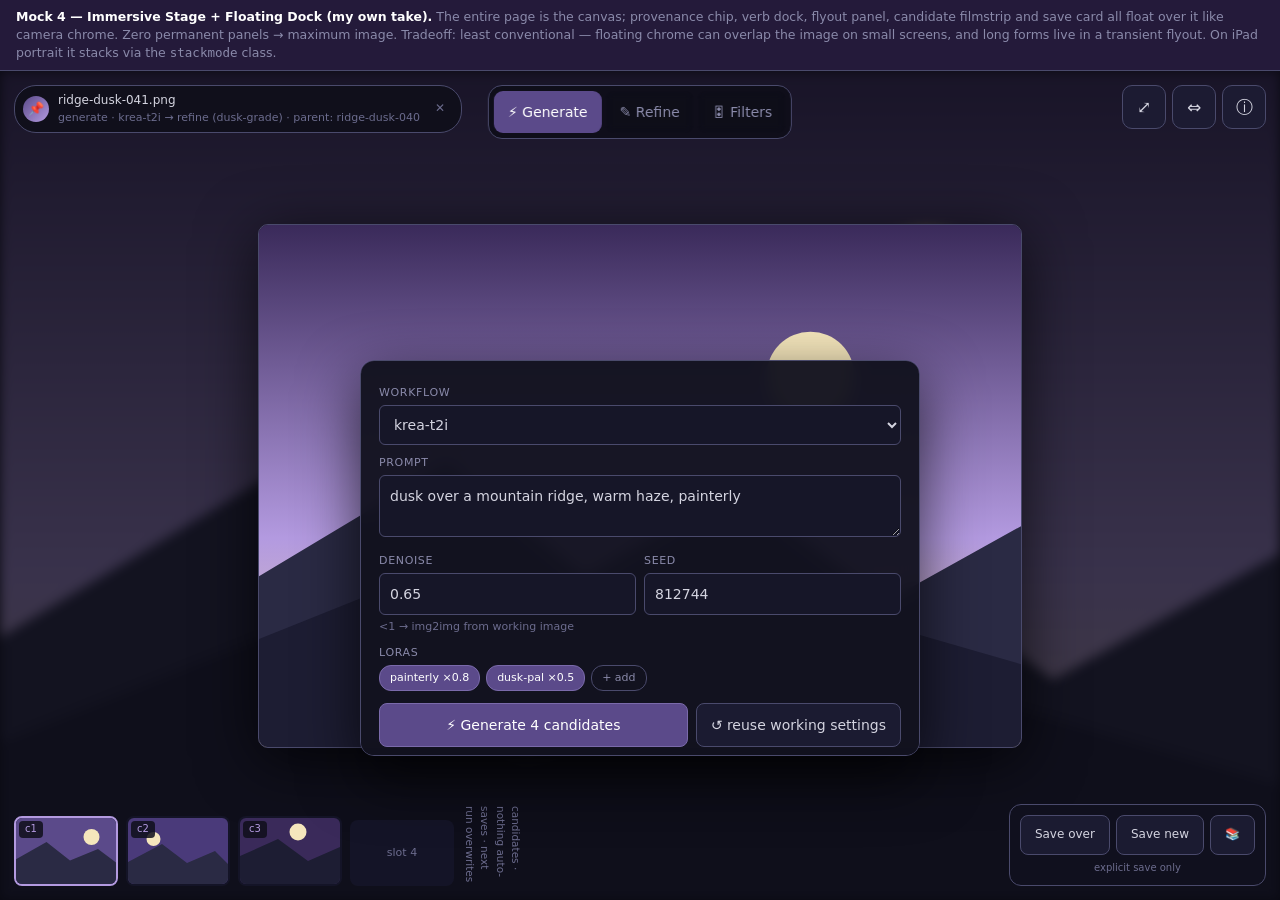
<file: mocks-studio-consolidation/mock-4.html>
<!DOCTYPE html>
<html lang="en">
<head>
<meta charset="utf-8">
<meta name="viewport" content="width=device-width, initial-scale=1">
<title>Studio Mock 4 — Immersive Stage + Floating Dock</title>
<style>
:root{
  --bg:#0f0f1a; --panel:#12121f; --panel2:#161628; --panel3:#1d1d33;
  --border:#2a2a44; --border2:#4a4a6c; --txt:#d4d4e0; --dim:#8a8aaa; --faint:#6c6c8e;
  --accent:#5b4a8a; --accent2:#7a6aaa; --lav:#b39ae0;
}
*{box-sizing:border-box;margin:0;padding:0}
body{background:#0a0a12;color:var(--txt);font:14px/1.45 system-ui,sans-serif;height:100vh;display:flex;flex-direction:column;overflow:hidden}
button{font:inherit;color:inherit;background:rgba(29,29,51,.92);border:1px solid var(--border2);border-radius:8px;padding:9px 14px;cursor:pointer;min-height:44px;backdrop-filter:blur(4px)}
button:hover{background:#4a4a6c}
button.primary{background:var(--accent);border-color:var(--accent2);color:#fff}
input,textarea,select{font:inherit;background:var(--panel2);color:var(--txt);border:1px solid var(--border2);border-radius:6px;padding:10px;width:100%}
label{font-size:11px;color:var(--dim);text-transform:uppercase;letter-spacing:.06em;display:block;margin:10px 0 4px}

.mock-banner{background:#241a3a;border-bottom:1px solid var(--border2);padding:8px 16px;font-size:12.5px;color:var(--lav);flex:0 0 auto}
.mock-banner b{color:#fff}
.mock-banner span{color:var(--dim)}

/* the whole page is the canvas; chrome floats over it */
.stage{flex:1;position:relative;min-height:0;overflow:hidden;display:grid;place-items:center}
.stage img.bg{position:absolute;inset:0;width:100%;height:100%;object-fit:cover;opacity:.28;filter:blur(6px)}
.canvas-frame{position:relative;z-index:2;border:1px solid var(--border2);border-radius:10px;overflow:hidden;box-shadow:0 12px 60px rgba(0,0,0,.7)}
.canvas-frame img{display:block;max-width:min(78vw,960px);max-height:58vh;object-fit:contain}
.canvas-frame.comparing img{filter:brightness(1.12) saturate(1.15)}
.split-divider{position:absolute;top:0;bottom:0;left:50%;width:2px;background:var(--lav);display:none}
.canvas-frame.comparing .split-divider{display:block}

/* floating chrome */
.chip-prov{position:absolute;top:14px;left:14px;z-index:5;display:flex;align-items:center;gap:9px;background:rgba(15,15,26,.88);border:1px solid var(--border2);border-radius:22px;padding:6px 16px 6px 8px;font-size:12px;color:var(--dim);max-width:min(60vw,480px);backdrop-filter:blur(6px)}
.chip-prov .dot{width:26px;height:26px;border-radius:50%;background:linear-gradient(135deg,#5b4a8a,#b39ae0);display:grid;place-items:center;font-size:13px;flex:0 0 auto}
.chip-prov b{color:var(--txt);font-weight:500}
.chip-prov .clear{margin-left:6px;color:var(--faint);cursor:pointer}

.view-tools{position:absolute;top:14px;right:14px;z-index:5;display:flex;gap:6px}
.view-tools button{width:44px;padding:0;font-size:17px;border-radius:10px}
.view-tools button.on{background:var(--accent);border-color:var(--accent2);color:#fff}

.dock{position:absolute;left:50%;transform:translateX(-50%);z-index:5;display:flex;gap:4px;background:rgba(15,15,26,.92);border:1px solid var(--border2);border-radius:14px;padding:5px;backdrop-filter:blur(6px)}
.dock-top{top:14px}
.dock-bottom{bottom:calc(78px + 12px)}
.dock button{border:0;background:transparent;border-radius:9px;min-height:42px;color:var(--dim);white-space:nowrap}
.dock button.on{background:var(--accent);color:#fff}

/* flyout panel attached above the dock */
.flyout{position:absolute;left:50%;transform:translateX(-50%);bottom:calc(78px + 66px);z-index:6;width:min(560px,92vw);max-height:44vh;overflow-y:auto;background:rgba(18,18,31,.96);border:1px solid var(--border2);border-radius:14px;padding:14px 18px;box-shadow:0 20px 60px rgba(0,0,0,.7);backdrop-filter:blur(8px)}
.flyout[hidden]{display:none}
.flyout .row2{display:flex;gap:8px}.flyout .row2>*{flex:1}
.flyout .go{display:flex;gap:8px;margin-top:12px}
.flyout .go .primary{flex:1}
.chips{display:flex;gap:6px;flex-wrap:wrap}
.chip{font-size:11px;padding:4px 10px;border-radius:12px;border:1px solid var(--border2);color:var(--dim);cursor:pointer}
.chip.on{background:var(--accent);border-color:var(--accent2);color:#fff}
.hintline{font-size:11px;color:var(--faint);margin-top:4px}

/* candidate filmstrip: bottom-left overlay */
.filmstrip{position:absolute;left:14px;bottom:14px;z-index:5;display:flex;gap:8px;align-items:flex-end;max-width:52vw}
.cand{flex:0 0 104px;border:2px solid transparent;border-radius:8px;overflow:hidden;position:relative;cursor:pointer;background:rgba(22,22,40,.9)}
.cand img{display:block;width:100%;height:66px;object-fit:cover}
.cand .tag{position:absolute;top:3px;left:3px;font-size:10px;background:rgba(15,15,26,.85);border-radius:4px;padding:1px 6px;color:var(--lav)}
.cand.sel{border-color:var(--lav)}
.cand.empty{display:grid;place-items:center;height:66px;color:var(--faint);font-size:11px;border-style:dashed}
.filmstrip .note{font-size:10.5px;color:var(--faint);writing-mode:vertical-rl;max-height:80px}

/* save card: bottom-right overlay */
.save-card{position:absolute;right:14px;bottom:14px;z-index:5;background:rgba(18,18,31,.94);border:1px solid var(--border2);border-radius:12px;padding:10px;backdrop-filter:blur(6px)}
.save-card .row{display:flex;gap:6px}
.save-card button{font-size:12px;min-height:40px}
.save-card .note{font-size:10px;color:var(--faint);text-align:center;margin-top:6px}

@media (max-width: 900px){
  body{overflow:auto;height:auto;min-height:100vh}
  .stage{min-height:64vh}
  .canvas-frame img{max-width:94vw;max-height:44vh}
  .chip-prov{max-width:calc(100vw - 90px)}
  .flyout{width:94vw;max-height:50vh;bottom:auto;position:static;transform:none;margin:0 8px;border-radius:0}
  /* stacked fallback: dock becomes a static bar, flyout flows below */
  body.stackmode .stage{display:block}
  body.stackmode .dock{position:static;transform:none;margin:8px;justify-content:center;flex-wrap:wrap}
  body.stackmode .flyout{position:static;transform:none;margin:0 8px 8px}
  body.stackmode .filmstrip{position:static;margin:8px;max-width:none;overflow-x:auto}
  body.stackmode .save-card{position:static;margin:8px}
  body.stackmode .stage{display:flex;flex-direction:column;overflow:visible}
  button{min-height:44px}
}
</style>
</head>
<body>
<div class="mock-banner"><b>Mock 4 — Immersive Stage + Floating Dock (my own take).</b> <span>The entire page is the canvas; provenance chip, verb dock, flyout panel, candidate filmstrip and save card all float over it like camera chrome. Zero permanent panels → maximum image. Tradeoff: least conventional — floating chrome can overlap the image on small screens, and long forms live in a transient flyout. On iPad portrait it stacks via the <code>stackmode</code> class.</span></div>

<div class="stage">
  <img class="bg" src="data:image/svg+xml,%3Csvg xmlns='http://www.w3.org/2000/svg' width='1216' height='832'%3E%3Cdefs%3E%3ClinearGradient id='s' x1='0' y1='0' x2='0' y2='1'%3E%3Cstop offset='0' stop-color='%233a2a5a'/%3E%3Cstop offset='.6' stop-color='%23b39ae0'/%3E%3Cstop offset='1' stop-color='%23e8d0b0'/%3E%3C/linearGradient%3E%3C/defs%3E%3Crect width='1216' height='832' fill='url(%23s)'/%3E%3Ccircle cx='880' cy='240' r='70' fill='%23f5e6bc'/%3E%3Cpath d='M0 560 L300 380 L520 560 L760 420 L1000 600 L1216 480 L1216 832 L0 832 Z' fill='%232a2a44'/%3E%3Cpath d='M0 660 L250 560 L500 680 L800 580 L1216 700 L1216 832 L0 832 Z' fill='%231d1d33'/%3E%3C/svg%3E" alt="" aria-hidden="true">

  <div class="chip-prov">
    <div class="dot">📌</div>
    <div><b>ridge-dusk-041.png</b><div style="font-size:11px;color:var(--faint)">generate · krea-t2i → refine (dusk-grade) · parent: ridge-dusk-040</div></div>
    <span class="clear" title="clear working image">✕</span>
  </div>

  <div class="view-tools">
    <button title="Pan/zoom">⤢</button>
    <button id="cmpbtn" title="Before/after compare">⇔</button>
    <button title="Inspect provenance">ⓘ</button>
  </div>

  <div class="canvas-frame" id="frame">
    <img src="data:image/svg+xml,%3Csvg xmlns='http://www.w3.org/2000/svg' width='1216' height='832'%3E%3Cdefs%3E%3ClinearGradient id='s' x1='0' y1='0' x2='0' y2='1'%3E%3Cstop offset='0' stop-color='%233a2a5a'/%3E%3Cstop offset='.6' stop-color='%23b39ae0'/%3E%3Cstop offset='1' stop-color='%23e8d0b0'/%3E%3C/linearGradient%3E%3C/defs%3E%3Crect width='1216' height='832' fill='url(%23s)'/%3E%3Ccircle cx='880' cy='240' r='70' fill='%23f5e6bc'/%3E%3Cpath d='M0 560 L300 380 L520 560 L760 420 L1000 600 L1216 480 L1216 832 L0 832 Z' fill='%232a2a44'/%3E%3Cpath d='M0 660 L250 560 L500 680 L800 580 L1216 700 L1216 832 L0 832 Z' fill='%231d1d33'/%3E%3C/svg%3E" alt="working image · 1216×832 · seed 812744">
    <div class="split-divider"></div>
  </div>

  <div class="dock dock-top" id="dock">
    <button class="on" data-v="generate">⚡ Generate</button>
    <button data-v="refine">✎ Refine</button>
    <button data-v="filters">🎛 Filters</button>
  </div>

  <div class="flyout" id="flyout" data-p="generate">
    <label>Workflow</label>
    <select><option>krea-t2i</option><option>krea-img2img</option><option>minimax-edit</option></select>
    <label>Prompt</label>
    <textarea rows="2">dusk over a mountain ridge, warm haze, painterly</textarea>
    <div class="row2">
      <div><label>Denoise</label><input value="0.65"><span class="hintline">&lt;1 → img2img from working image</span></div>
      <div><label>Seed</label><input value="812744"></div>
    </div>
    <label>LoRAs</label>
    <div class="chips"><span class="chip on">painterly ×0.8</span><span class="chip on">dusk-pal ×0.5</span><span class="chip">+ add</span></div>
    <div class="go"><button class="primary" id="runbtn">⚡ Generate 4 candidates</button><button>↺ reuse working settings</button></div>
  </div>

  <div class="flyout" id="flyout-refine" data-p="refine" hidden>
    <label>Preset</label>
    <select><option>dusk-grade</option><option>face-restore</option><option>upscale-2x</option><option>inpaint-mask</option></select>
    <div class="row2">
      <div><label>Denoise</label><input value="0.35"></div>
      <div><label>Seed</label><input value="auto"></div>
    </div>
    <span class="hintline">Result re-promotes to working; the ⇔ tool toggles before/after (split drag line in the real build). Mask presets paint directly on the stage.</span>
    <div class="go"><button class="primary">✎ Run preset</button></div>
  </div>

  <div class="flyout" id="flyout-filters" data-p="filters" hidden>
    <label>Toolset</label>
    <div class="chips"><span class="chip on">vibrance</span><span class="chip on">warmth +12</span><span class="chip">sharpen</span><span class="chip">grain</span></div>
    <label>Vibrance</label><input type="range" value="30" style="padding:0">
    <label>Warmth</label><input type="range" value="12" style="padding:0">
    <span class="hintline">In-place toolset on the working image; apply re-promotes with carried provenance.</span>
    <div class="go"><button class="primary">🎛 Apply filter stack</button></div>
  </div>

  <div class="filmstrip">
    <div class="cand sel"><span class="tag">c1</span><img src="data:image/svg+xml,%3Csvg xmlns='http://www.w3.org/2000/svg' width='208' height='132'%3E%3Crect width='208' height='132' fill='%235b4a8a'/%3E%3Ccircle cx='155' cy='38' r='16' fill='%23f5e6bc'/%3E%3Cpath d='M0 85 L65 48 L112 85 L168 62 L208 92 L208 132 L0 132 Z' fill='%232a2a44'/%3E%3C/svg%3E"></div>
    <div class="cand"><span class="tag">c2</span><img src="data:image/svg+xml,%3Csvg xmlns='http://www.w3.org/2000/svg' width='208' height='132'%3E%3Crect width='208' height='132' fill='%234a3a7a'/%3E%3Ccircle cx='55' cy='42' r='14' fill='%23f5e6bc'/%3E%3Cpath d='M0 90 L72 52 L122 90 L178 66 L208 96 L208 132 L0 132 Z' fill='%232a2a44'/%3E%3C/svg%3E"></div>
    <div class="cand"><span class="tag">c3</span><img src="data:image/svg+xml,%3Csvg xmlns='http://www.w3.org/2000/svg' width='208' height='132'%3E%3Crect width='208' height='132' fill='%233a2a5a'/%3E%3Ccircle cx='120' cy='28' r='17' fill='%23f5e6bc'/%3E%3Cpath d='M0 78 L80 42 L140 86 L208 56 L208 132 L0 132 Z' fill='%231d1d33'/%3E%3C/svg%3E"></div>
    <div class="cand empty">slot 4</div>
    <div class="note">candidates · nothing auto-saves · next run overwrites</div>
  </div>

  <div class="save-card">
    <div class="row">
      <button title="Save over original">Save over</button>
      <button title="Save new">Save new</button>
      <button title="Save to Library">📚</button>
    </div>
    <div class="note">explicit save only</div>
  </div>
</div>

<script>
const dockBtns = document.querySelectorAll('#dock button');
function showVerb(v){
  dockBtns.forEach(b => b.classList.toggle('on', b.dataset.v === v));
  ['generate','refine','filters'].forEach(k => {
    document.getElementById(k === 'generate' ? 'flyout' : 'flyout-' + k).hidden = (k !== v);
  });
  document.getElementById('runbtn').textContent = v==='generate' ? '⚡ Generate 4 candidates' : v==='refine' ? '✎ Run preset' : '🎛 Apply filter stack';
}
dockBtns.forEach(b => b.addEventListener('click', () => showVerb(b.dataset.v)));
document.querySelectorAll('.cand').forEach(c => c.addEventListener('click', () => {
  document.querySelectorAll('.cand').forEach(x => x.classList.remove('sel')); c.classList.add('sel');
}));
const frame = document.getElementById('frame'), cmp = document.getElementById('cmpbtn');
cmp.addEventListener('click', () => {
  const on = frame.classList.toggle('comparing');
  cmp.classList.toggle('on', on);
});
// stacked mode toggle for preview: visit with ?stacked=1
if (new URLSearchParams(location.search).has('stacked')) document.body.classList.add('stackmode');
</script>
</body>
</html>
</file>
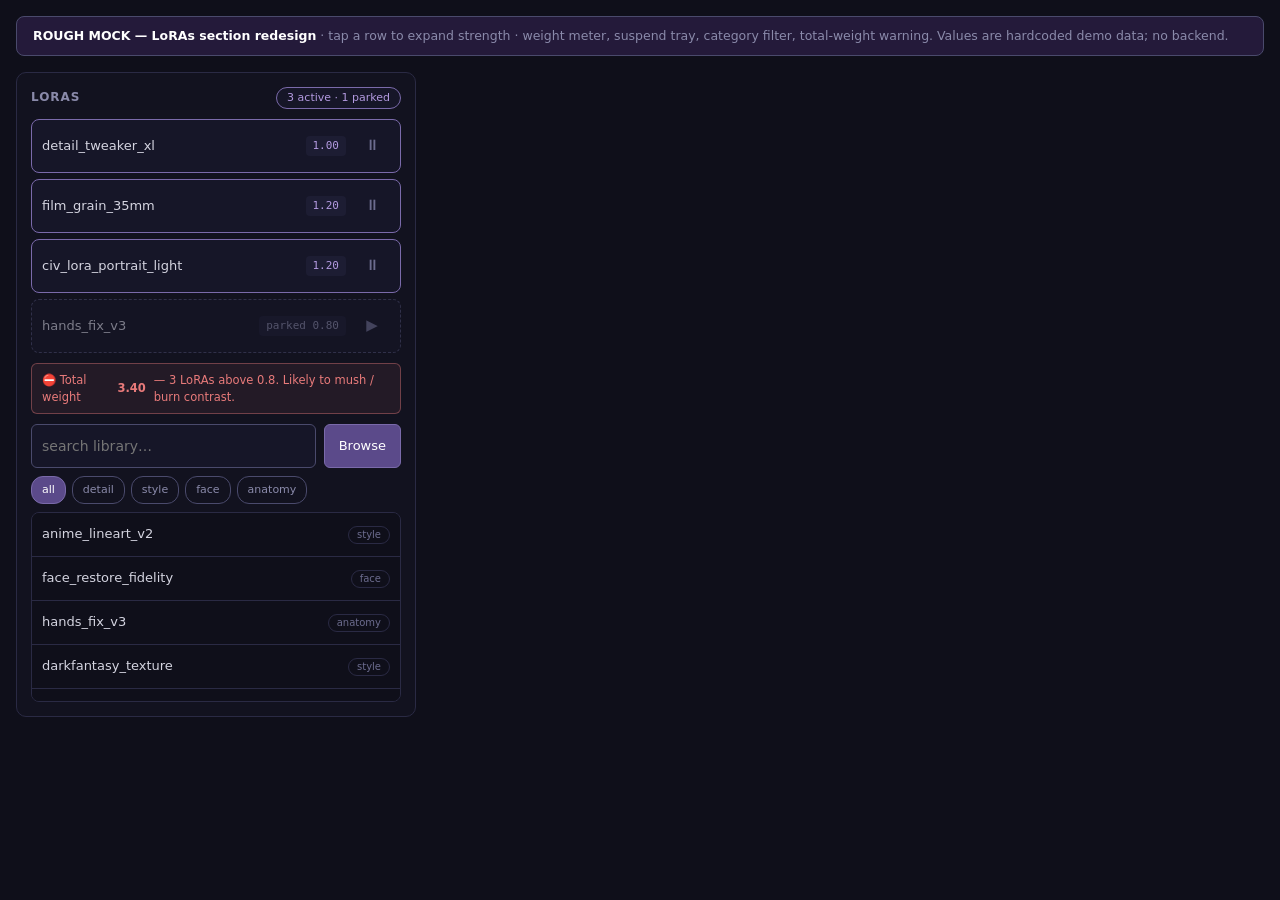
<file: mocks-studio-consolidation/mock-loras-1.html>
<!DOCTYPE html>
<html lang="en">
<head>
<meta charset="utf-8">
<meta name="viewport" content="width=device-width, initial-scale=1">
<title>Studio Mock — LoRAs section redesign (rough)</title>
<style>
:root{
  --bg:#0f0f1a; --panel:#12121f; --panel2:#161628; --panel3:#1d1d33;
  --border:#2a2a44; --border2:#4a4a6c; --txt:#d4d4e0; --dim:#8a8aaa; --faint:#6c6c8e;
  --accent:#5b4a8a; --accent2:#7a6aaa; --lav:#b39ae0; --ok:#7de08a; --warn:#e8b87a; --err:#e87a7a;
}
*{box-sizing:border-box;margin:0;padding:0}
body{background:var(--bg);color:var(--txt);font:14px/1.45 system-ui,sans-serif;min-height:100vh;padding:16px}
button{font:inherit;color:inherit;background:var(--panel3);border:1px solid var(--border2);border-radius:6px;padding:8px 14px;cursor:pointer;min-height:44px;-webkit-tap-highlight-color:transparent;touch-action:manipulation}
button:hover{background:#4a4a6c}
input{font:inherit;background:var(--panel2);color:var(--txt);border:1px solid var(--border2);border-radius:6px;padding:10px;width:100%}

.mock-banner{background:#241a3a;border:1px solid var(--border2);border-radius:8px;padding:10px 16px;font-size:12.5px;color:var(--lav);margin-bottom:16px}
.mock-banner b{color:#fff} .mock-banner span{color:var(--dim)}

/* simulate just the generate-rail LoRAs section */
.section{background:var(--panel);border:1px solid var(--border);border-radius:10px;padding:14px;max-width:400px}
.sec-head{display:flex;align-items:center;gap:8px;margin-bottom:10px}
.sec-head h2{font-size:12px;text-transform:uppercase;letter-spacing:.08em;color:var(--dim);flex:1}
.count-pill{font-size:11px;color:var(--lav);border:1px solid var(--accent2);border-radius:12px;padding:2px 10px;background:var(--panel2)}

/* ---- active LoRA rows ---- */
.active-list{display:flex;flex-direction:column;gap:6px}
.lora-row{background:var(--panel2);border:1px solid var(--border2);border-radius:8px;overflow:hidden}
.lora-row.on{border-color:var(--accent2)}
.lora-row.suspended{opacity:.55;border-style:dashed}
.lora-head{display:flex;align-items:center;gap:8px;padding:8px 10px;min-height:44px;cursor:pointer}
.lora-head:active{background:var(--panel3)}
.lora-name{flex:1;font-size:13px;white-space:nowrap;overflow:hidden;text-overflow:ellipsis}
.lora-strength-tag{font-size:11px;font-family:ui-monospace,monospace;color:var(--lav);background:var(--panel3);border-radius:4px;padding:2px 7px}
.lora-row.suspended .lora-strength-tag{color:var(--dim)}
.sus-btn{border:0;background:transparent;color:var(--faint);font-size:15px;padding:6px;min-height:36px;min-width:36px}
.sus-btn:hover{color:var(--lav)}
/* weight meter: horizontal bar sized by |strength| relative to 2.0 cap */
.strength{display:none;padding:2px 10px 12px}
.lora-row.open .strength{display:block}
.strength input[type=range]{width:100%;accent-color:var(--lav);height:32px}
.strength .sl-meta{display:flex;justify-content:space-between;font-size:10.5px;color:var(--faint);margin-top:-2px}
.rm-btn{margin-top:6px;width:100%;font-size:12px;color:var(--err);background:transparent;border-color:var(--border)}
.suspend-note{font-size:10.5px;color:var(--dim);padding:0 10px 8px;font-style:italic}

/* ---- weight warning ---- */
.total-bar{margin-top:10px;font-size:11.5px;padding:8px 10px;border-radius:6px;display:none;align-items:center;gap:8px}
.total-bar.show{display:flex}
.total-bar.warn{background:rgba(232,184,122,.08);border:1px solid rgba(232,184,122,.4);color:var(--warn)}
.total-bar.err{background:rgba(232,122,122,.08);border:1px solid rgba(232,122,122,.4);color:var(--err)}

/* ---- add flow: filter + library ---- */
.add-row{display:flex;gap:8px;margin-top:10px}
.add-row input{flex:1}
.add-btn{flex:0 0 auto;background:var(--accent);border-color:var(--accent2);color:#fff;font-size:13px}
.lib{margin-top:8px;border:1px solid var(--border);border-radius:8px;max-height:190px;overflow-y:auto;background:var(--bg)}
.lib-item{display:flex;align-items:center;gap:8px;padding:8px 10px;min-height:44px;cursor:pointer;border-bottom:1px solid var(--border);font-size:13px}
.lib-item:last-child{border-bottom:0}
.lib-item:hover{background:var(--panel2)}
.lib-item .cat{margin-left:auto;font-size:10px;color:var(--faint);border:1px solid var(--border);border-radius:10px;padding:1px 8px}
.lib-hint{padding:10px;font-size:11.5px;color:var(--faint);text-align:center}
.cat-filter{display:flex;gap:6px;flex-wrap:wrap;margin-top:8px}
.cat-chip{font-size:11px;padding:3px 10px;border-radius:12px;border:1px solid var(--border2);color:var(--dim);cursor:pointer;background:transparent;min-height:28px}
.cat-chip.on{background:var(--accent);border-color:var(--accent2);color:#fff}
</style>
</head>
<body>

<div class="mock-banner">
  <b>ROUGH MOCK — LoRAs section redesign</b> <span>· tap a row to expand strength · weight meter, suspend tray, category filter, total-weight warning. Values are hardcoded demo data; no backend.</span>
</div>

<div class="section">
  <div class="sec-head">
    <h2>LoRAs</h2>
    <span class="count-pill" id="count">3 active · 1 parked</span>
  </div>

  <!-- active LoRAs (tap to expand strength) -->
  <div class="active-list" id="list"></div>

  <!-- total weight warning -->
  <div class="total-bar warn show" id="total">
    ⚠️ Total weight <b id="totalv">3.4</b> — 3 LoRAs above 0.8 each. Output may drift / burn contrast.
  </div>

  <!-- add flow -->
  <div class="add-row">
    <input id="filter" placeholder="search library…" oninput="renderLib()">
    <button class="add-btn" onclick="alert('mock: opens library browse sheet on mobile')">Browse</button>
  </div>
  <div class="cat-filter" id="cats"></div>
  <div class="lib" id="lib"></div>
</div>

<script>
// ---- demo data (names resemble a real library) ----
const LIB = [
  {name:'detail_tweaker_xl', cat:'detail'},
  {name:'film_grain_35mm', cat:'style'},
  {name:'anime_lineart_v2', cat:'style'},
  {name:'face_restore_fidelity', cat:'face'},
  {name:' hands_fix_v3', cat:'anatomy'},
  {name:'civ_lora_portrait_light', cat:'face'},
  {name:'darkfantasy_texture', cat:'style'},
  {name:'sketch_ink_loose', cat:'style'},
];
let active = new Map([
  ['detail_tweaker_xl', 1.0],
  ['film_grain_35mm', 1.2],
  ['civ_lora_portrait_light', 1.2],
]);
let suspended = new Map([['hands_fix_v3', 0.8]]);
let openRow = null;
let catSel = 'all';
const clamp = v => Math.min(2, Math.max(-1, v));

function render() {
  const list = document.getElementById('list');
  list.innerHTML = '';
  const row = (name, st, isSus) => {
    const d = document.createElement('div');
    d.className = 'lora-row' + (openRow===name?' open':'') + (isSus?' suspended':' on');
    d.innerHTML = `
      <div class="lora-head" data-n="${name}">
        <span class="lora-name">${name}</span>
        <span class="lora-strength-tag">${isSus?'parked ':''}${st.toFixed(2)}</span>
        <button class="sus-btn" title="${isSus?'restore':'suspend (A/B without losing value)'}">${isSus?'▶':'⏸'}</button>
      </div>
      <div class="strength">
        <input type="range" min="-1" max="2" step="0.05" value="${st}" data-slider="${name}">
        <div class="sl-meta"><span>−1</span><span>0</span><span>1</span><span>+2</span></div>
        ${isSus?'<div class="suspend-note">parked — not sent to the graph; restore to submit</div>':''}
        <button class="rm-btn" data-rm="${name}">remove</button>
      </div>`;
    return d;
  };
  for (const [n,s] of active) list.appendChild(row(n,s,false));
  for (const [n,s] of suspended) list.appendChild(row(n,s,true));

  // interactions
  list.querySelectorAll('.lora-head').forEach(h => h.addEventListener('click', e => {
    if (e.target.closest('.sus-btn')) return;
    const n = h.dataset.n;
    openRow = (openRow===n) ? null : n;
    render();
  }));
  list.querySelectorAll('.sus-btn').forEach(b => b.addEventListener('click', () => {
    const n = b.closest('.lora-head').dataset.n;
    if (active.has(n)) { suspended.set(n, active.get(n)); active.delete(n); }
    else { active.set(n, suspended.get(n)); suspended.delete(n); }
    openRow = null; render();
  }));
  list.querySelectorAll('[data-slider]').forEach(s => s.addEventListener('input', () => {
    const n = s.dataset.slider;
    const v = clamp(parseFloat(s.value));
    if (active.has(n)) active.set(n, v); else suspended.set(n, v);
    s.closest('.lora-row').querySelector('.lora-strength-tag').textContent = v.toFixed(2);
    updateTotal();
  }));
  list.querySelectorAll('[data-rm]').forEach(b => b.addEventListener('click', () => {
    const n = b.dataset.rm; active.delete(n); suspended.delete(n);
    if (openRow===n) openRow=null; render();
  }));

  // categories
  const cats = ['all', ...new Set(LIB.map(l=>l.cat.trim()))];
  const cd = document.getElementById('cats');
  cd.innerHTML = '';
  cats.forEach(c => {
    const b = document.createElement('button');
    b.className = 'cat-chip' + (c===catSel?' on':'');
    b.textContent = c;
    b.onclick = () => { catSel=c; render(); };
    cd.appendChild(b);
  });
  renderLib();
  updateTotal();
  document.getElementById('count').textContent =
    `${active.size} active${suspended.size?` · ${suspended.size} parked`:''}${active.size>=8?' · cap 8':''}`;
}

function renderLib() {
  const q = document.getElementById('filter').value.trim().toLowerCase();
  const lib = document.getElementById('lib');
  lib.innerHTML = '';
  const items = LIB
    .filter(l => !active.has(l.name) && !suspended.has(l.name))
    .filter(l => catSel==='all' || l.cat.trim()===catSel)
    .filter(l => !q || l.name.toLowerCase().includes(q))
    .slice(0, 20);
  if (!items.length) { lib.innerHTML = '<div class="lib-hint">no LoRAs found</div>'; return; }
  for (const l of items) {
    const d = document.createElement('div');
    d.className = 'lib-item';
    d.innerHTML = `<span>${l.name}</span><span class="cat">${l.cat}</span>`;
    d.onclick = () => {
      if (active.size >= 8) { alert('mock: at most 8 LoRAs (server cap)'); return; }
      active.set(l.name.trim(), 1.0); openRow = l.name.trim(); render();
    };
    lib.appendChild(d);
  }
}

function updateTotal() {
  const total = [...active.values()].reduce((a,b)=>a+b,0);
  const heavy = [...active.values()].filter(v=>v>0.8).length;
  const bar = document.getElementById('total');
  document.getElementById('totalv').textContent = total.toFixed(2);
  bar.className = 'total-bar';
  if (heavy >= 3) { bar.classList.add('err','show');
    bar.innerHTML = `⛔ Total weight <b>${total.toFixed(2)}</b> — ${heavy} LoRAs above 0.8. Likely to mush / burn contrast.`; }
  else if (heavy === 2 || total > 2.5) { bar.classList.add('warn','show');
    bar.innerHTML = `⚠️ Total weight <b>${total.toFixed(2)}</b> — ${heavy} heavy LoRAs stacked. Output may drift.`; }
  else if (active.size) { bar.classList.add('show'); bar.style.color='var(--dim)';
    bar.innerHTML = `Total weight <b>${total.toFixed(2)}</b> — looks reasonable.`; }
  else bar.classList.remove('show');
}
render();
</script>
</body>
</html>
</file>
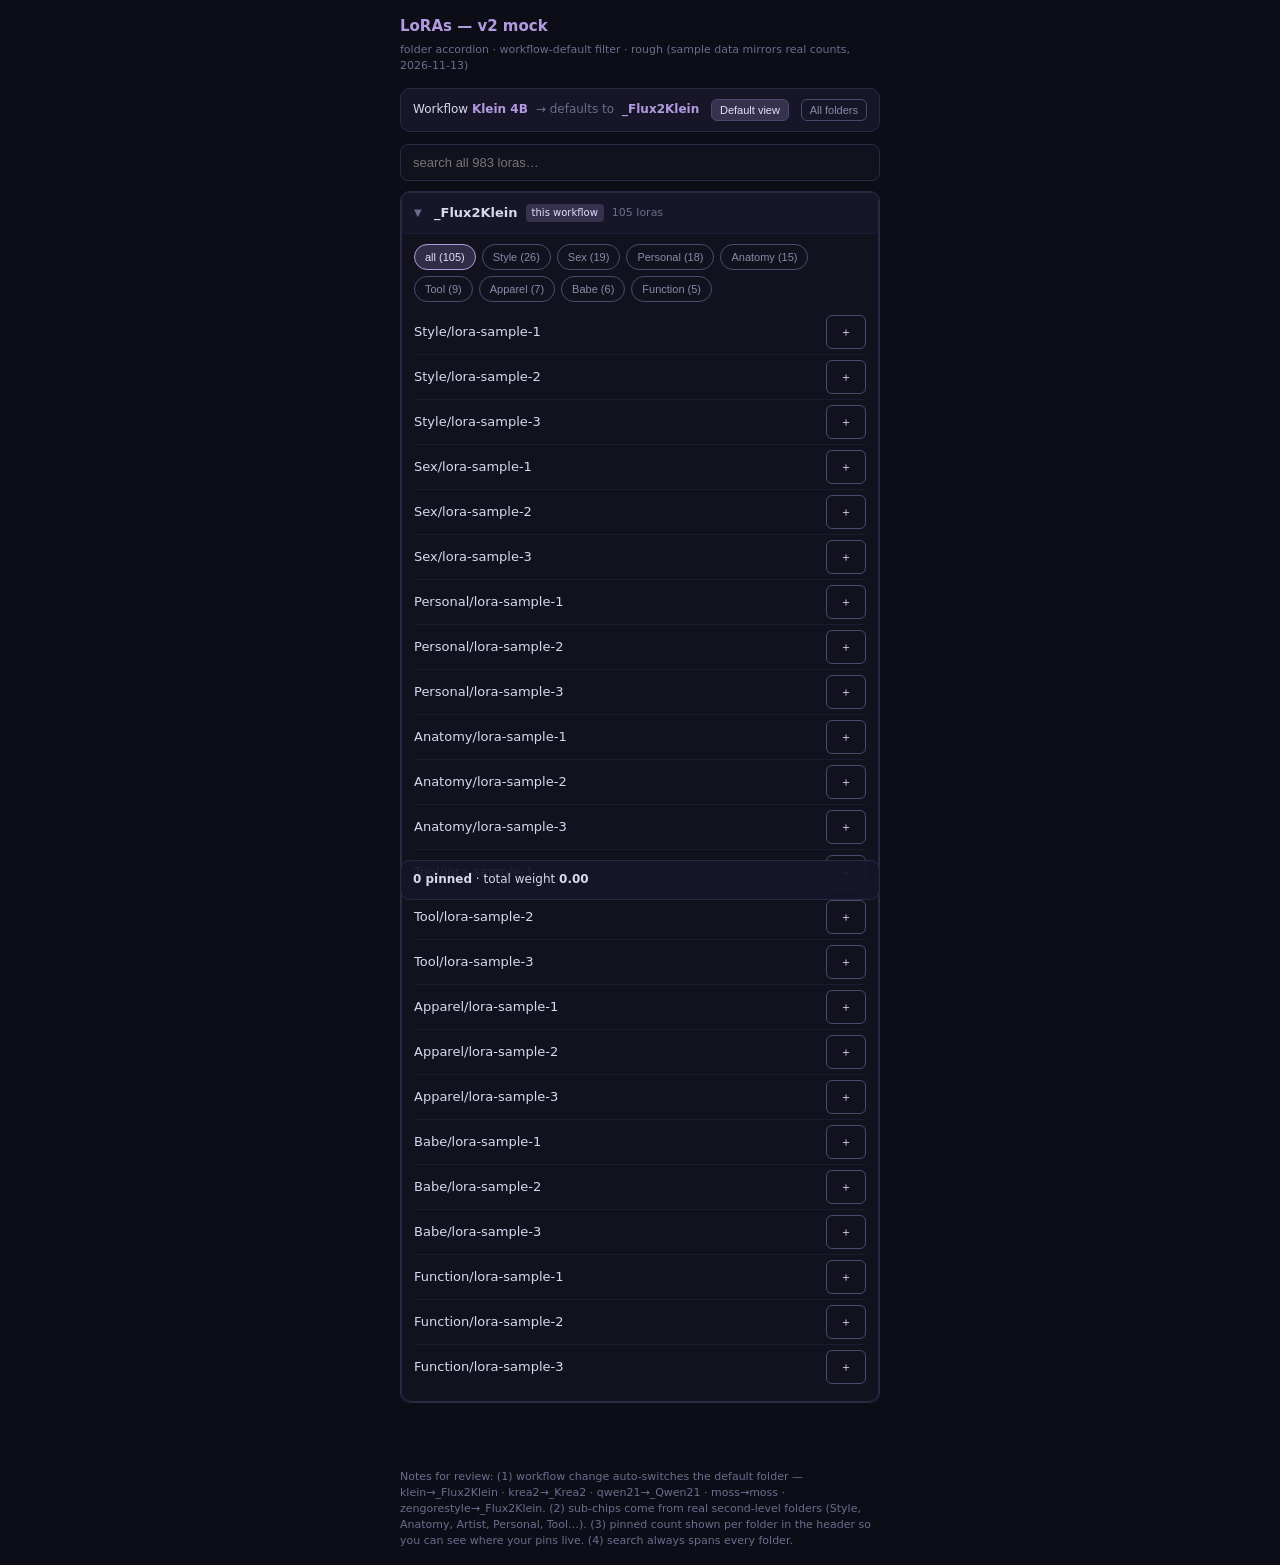
<file: mocks-studio-consolidation/mock-loras-2.html>
<!DOCTYPE html>
<html lang="en">
<head>
<meta charset="utf-8">
<meta name="viewport" content="width=device-width, initial-scale=1">
<title>LoRAs mock v2 — folder accordion + workflow-default filter</title>
<style>
  :root { color-scheme: dark; }
  body { margin: 0; background: #0d0d18; color: #d8d8ee; font: 14px/1.45 system-ui, sans-serif; }
  .wrap { max-width: 480px; margin: 0 auto; padding: 16px; }
  h1 { font-size: 15px; color: #b39ae0; margin: 0 0 4px; }
  .sub { font-size: 11px; color: #6c6c8e; margin-bottom: 14px; }
  /* workflow context strip */
  .wfstrip { display: flex; align-items: center; gap: 8px; background: #161628; border: 1px solid #2a2a44;
             border-radius: 10px; padding: 10px 12px; margin-bottom: 12px; font-size: 12px; }
  .wfstrip b { color: #b39ae0; }
  .wfstrip .switch { margin-left: auto; color: #8a8aaa; font-size: 11px; border: 1px solid #4a4a6c;
                     border-radius: 6px; padding: 4px 8px; cursor: pointer; background: none; }
  .wfstrip .switch.sel { background: #b39ae033; color: #e6dbff; }
  /* search */
  .search { width: 100%; box-sizing: border-box; background: #12121f; border: 1px solid #2a2a44; color: #d8d8ee;
            border-radius: 8px; padding: 10px 12px; min-height: 20px; font-size: 13px; margin-bottom: 10px; }
  /* accordion */
  .acc { border: 1px solid #2a2a44; border-radius: 10px; overflow: hidden; background: #12121f; }
  .acc-head { display: flex; align-items: center; gap: 8px; padding: 11px 12px; cursor: pointer;
              border-bottom: 1px solid #1c1c30; user-select: none; }
  .acc-head:hover { background: #161628; }
  .acc-head .tw { color: #6c6c8e; font-size: 10px; width: 12px; }
  .acc-head .name { font-weight: 600; font-size: 13px; }
  .acc-head .count { color: #6c6c8e; font-size: 11px; }
  .acc-head .badge { font-size: 10px; background: #b39ae033; color: #e6dbff; border-radius: 4px; padding: 2px 6px; }
  .acc-head .pins { margin-left: auto; font-size: 11px; color: #b39ae0; }
  .acc.open .acc-head { background: #161628; }
  .acc-body { display: none; }
  .acc.open .acc-body { display: block; }
  /* sub-filter chips inside open folder */
  .subs { display: flex; gap: 6px; flex-wrap: wrap; padding: 10px 12px 0; }
  .subs button { background: none; border: 1px solid #4a4a6c; color: #8a8aaa; border-radius: 14px;
                 font-size: 11px; padding: 4px 10px; min-height: 26px; cursor: pointer; }
  .subs button.on { background: #b39ae033; color: #e6dbff; border-color: #b39ae0; }
  /* lora rows */
  .rows { padding: 8px 12px 12px; }
  .row { display: flex; align-items: center; gap: 10px; min-height: 44px; border-bottom: 1px solid #1c1c30; }
  .row:last-child { border-bottom: 0; }
  .row .rn { flex: 1; font-size: 13px; overflow: hidden; text-overflow: ellipsis; white-space: nowrap; }
  .row.parked .rn { color: #6c6c8e; text-decoration: dashed underline; }
  .row .str { font-size: 11px; color: #b39ae0; background: #161628; border-radius: 4px; padding: 2px 6px; }
  .row button { background: none; border: 1px solid #4a4a6c; color: #8a8aaa; border-radius: 6px;
                font-size: 12px; min-width: 40px; min-height: 34px; cursor: pointer; }
  .row button.pin { color: #e6dbff; }
  .row .slider { display: none; width: 100%; margin: 6px 0; }
  .row.exp .slider { display: block; }
  .rowdet { display: none; padding-bottom: 8px; }
  .row.exp + .rowdet, .wrapdet { }
  /* pinned tray summary at bottom */
  .tray { position: sticky; bottom: 0; background: #161628ee; border: 1px solid #2a2a44; border-radius: 10px;
          padding: 10px 12px; margin-top: 12px; font-size: 12px; }
  .tray .warn-amber { color: #e0b34d; }
  .tray .warn-red { color: #e05a5a; }
  .note { font-size: 11px; color: #6c6c8e; margin-top: 14px; }
</style>
</head>
<body>
<div class="wrap">
  <h1>LoRAs — v2 mock</h1>
  <div class="sub">folder accordion · workflow-default filter · rough (sample data mirrors real counts, 2026-11-13)</div>

  <div class="wfstrip">
    <span>Workflow <b id="wfname">Klein 4B</b></span>
    <span style="color:#6c6c8e">→ defaults to</span>
    <b id="wffolder" style="color:#b39ae0">_Flux2Klein</b>
    <button class="switch sel" id="btn-def">Default view</button>
    <button class="switch" id="btn-all">All folders</button>
  </div>

  <input class="search" id="q" placeholder="search all 983 loras…">

  <div class="acc" id="acc"></div>

  <div class="tray" id="tray"></div>

  <div class="note">Notes for review: (1) workflow change auto-switches the default folder —
  klein→_Flux2Klein · krea2→_Krea2 · qwen21→_Qwen21 · moss→moss · zengorestyle→_Flux2Klein.
  (2) sub-chips come from real second-level folders (Style, Anatomy, Artist, Personal, Tool…).
  (3) pinned count shown per folder in the header so you can see where your pins live.
  (4) search always spans every folder.</div>
</div>

<script>
// real counts from Megatron object_info, 2026-11-13
const TREE = {
  '_Flux2Klein': { def: true, subs: { Style: 26, Sex: 19, Personal: 18, Anatomy: 15, Tool: 9, Apparel: 7, Babe: 6, Function: 5 } },
  '_Krea2':      { subs: { Style: 74, Anatomy: 57, Artist: 43, Tool: 14, Babes: 7, Personal: 7, Sex: 7, Clothing: 5 } },
  '_Flux':       { subs: { Artist: 53, Style: 40, Personal: 13, Anatomy: 9, Babe: 1 } },
  '_XL':         { subs: { Artist: 98, Style: 89, Context: 24, Anatomy: 19, Expression: 17, Composition: 11, Pose: 11, Outfit: 7 } },
  '_SD15':       { subs: { Artist: 57, Style: 48, Personal: 3, Pose: 1 } },
  'moss':        { subs: { Style: 60, Anatomy: 3, Babe: 2, Outfit: 1 } },
  '_ZImageTurbo':{ subs: { Style: 17, Babe: 5, Outfit: 4, Tool: 3, Composition: 2, Personal: 2, Anatomy: 1, Character: 1 } },
  '_Qwen21':     { subs: { Tools: 4, Style: 1 } },
};
const WFDATA = {
  klein: { label: 'Klein 4B', folder: '_Flux2Klein' },
  krea2: { label: 'Krea2', folder: '_Krea2' },
  qwen21:{ label: 'Qwen2.1', folder: '_Qwen21' },
  moss:  { label: 'MOSS', folder: 'moss' },
  zengorestyle: { label: 'ZengoRestyle', folder: '_Flux2Klein' },
};
const WORKFLOWS = Object.keys(WFDATA);
let wf = 'klein', defaultOnly = true, openRoot = null, subSel = null;
const pins = new Map();  // name -> strength
let expRow = null;

const rootTotal = s => Object.values(s.subs).reduce((a, b) => a + b, 0);
const rootOrder = () => {
  const def = WFDATA[wf].folder;
  const keys = Object.keys(TREE);
  return [def, ...keys.filter(k => k !== def)];
};

function sampleName(root, sub, i) { return `${root}/${sub}/lora-sample-${i + 1}.safetensors`; }

function renderAcc() {
  const acc = document.getElementById('acc');
  acc.innerHTML = '';
  for (const root of rootOrder()) {
    const info = TREE[root];
    const defFolder = root === WFDATA[wf].folder;
    if (defaultOnly && !defFolder) continue;
    const el = document.createElement('div');
    el.className = 'acc' + (openRoot === root ? ' open' : '');
    const pinned = [...pins.keys()].filter(n => n.startsWith(root + '/')).length;
    const head = document.createElement('div');
    head.className = 'acc-head';
    head.innerHTML = `<span class="tw">${openRoot === root ? '▼' : '►'}</span>
      <span class="name">${root}</span>
      ${defFolder ? '<span class="badge">this workflow</span>' : ''}
      <span class="count">${rootTotal(info)} loras</span>
      ${pinned ? `<span class="pins">📌 ${pinned}</span>` : ''}`;
    head.addEventListener('click', () => { openRoot = openRoot === root ? null : root; subSel = null; renderAcc(); });
    el.appendChild(head);
    const body = document.createElement('div');
    body.className = 'acc-body';
    const subs = document.createElement('div');
    subs.className = 'subs';
    const allBtn = document.createElement('button');
    allBtn.textContent = `all (${rootTotal(info)})`;
    allBtn.className = !subSel ? 'on' : '';
    allBtn.addEventListener('click', () => { subSel = null; renderAcc(); });
    subs.appendChild(allBtn);
    for (const [sub, count] of Object.entries(info.subs)) {
      const b = document.createElement('button');
      b.textContent = `${sub} (${count})`;
      b.className = subSel === sub ? 'on' : '';
      b.addEventListener('click', () => { subSel = sub; renderAcc(); });
      subs.appendChild(b);
    }
    body.appendChild(subs);
    const rows = document.createElement('div');
    rows.className = 'rows';
    const showSubs = subSel ? [subSel] : Object.keys(info.subs);
    let shown = 0;
    for (const sub of showSubs) {
      for (let i = 0; i < 3; i++) {   // 3 sample rows per sub — rough mock
        const name = sampleName(root, sub, i);
        const row = document.createElement('div');
        const isParked = pins.get(name) === 'parked';
        row.className = 'row' + (isParked ? ' parked' : '') + (expRow === name ? ' exp' : '');
        const rn = document.createElement('span');
        rn.className = 'rn'; rn.textContent = `${sub}/lora-sample-${i + 1}`;
        rn.addEventListener('click', () => { expRow = expRow === name ? null : name; renderAcc(); });
        row.appendChild(rn);
        const st = pins.get(name);
        if (typeof st === 'number') {
          const tag = document.createElement('span');
          tag.className = 'str'; tag.textContent = '×' + st.toFixed(2);
          row.appendChild(tag);
        }
        const btn = document.createElement('button');
        btn.className = 'pin';
        btn.textContent = st === undefined ? '＋' : (isParked ? '▶' : '⏸');
        btn.title = st === undefined ? 'pin at 1.0' : (isParked ? 'restore' : 'suspend');
        btn.addEventListener('click', () => {
          if (st === undefined) pins.set(name, 1.0);
          else if (isParked) pins.set(name, 1.0);
          else pins.set(name, 'parked');
          renderAcc(); renderTray();
        });
        row.appendChild(btn);
        rows.appendChild(row);
        if (expRow === name) {
          const det = document.createElement('div');
          det.className = 'rowdet';
          const sl = document.createElement('input');
          sl.type = 'range'; sl.min = -1; sl.max = 2; sl.step = 0.05;
          sl.value = typeof st === 'number' ? st : 1;
          sl.className = 'slider'; sl.style.display = 'block';
          const lab = document.createElement('div');
          lab.style.cssText = 'font-size:11px;color:#8a8aaa';
          lab.textContent = `strength ${(+sl.value).toFixed(2)} (−1…+2)`;
          sl.addEventListener('input', () => { pins.set(name, +sl.value); lab.textContent = `strength ${(+sl.value).toFixed(2)} (−1…+2)`; renderTray(); });
          det.append(lab, sl);
          rows.appendChild(det);
        }
        shown++;
      }
    }
    body.appendChild(rows);
    el.appendChild(body);
    acc.appendChild(el);
    if (shown === 0 && subSel) {
      const empty = document.createElement('div');
      empty.style.cssText = 'padding:8px 12px 12px;color:#6c6c8e;font-size:12px';
      empty.textContent = 'no sample rows for this filter (mock)';
      body.appendChild(empty);
    }
  }
}

function renderTray() {
  const tray = document.getElementById('tray');
  const active = [...pins.entries()].filter(([, v]) => typeof v === 'number');
  const total = active.reduce((a, [, v]) => a + v, 0);
  const heavy = active.filter(([, v]) => v > 0.8).length;
  let cls = '', msg = '';
  if (heavy >= 3) { cls = 'warn-red'; msg = ' — too many heavy stacks'; }
  else if (heavy >= 2 || total > 2.5) { cls = 'warn-amber'; msg = ' — getting heavy'; }
  tray.innerHTML = `<b>${active.length} pinned</b> · total weight <span class="${cls}"><b>${total.toFixed(2)}</b>${msg}</span>` +
    (active.length ? '<br>' + active.map(([n, v]) => `${n.split('/').slice(-2).join('/')} ×${v.toFixed(2)}`).join(' · ') : '');
}

// workflow strip
function renderWf() {
  document.getElementById('wfname').textContent = WFDATA[wf].label;
  document.getElementById('wffolder').textContent = WFDATA[wf].folder;
}
document.getElementById('btn-def').addEventListener('click', () => {
  defaultOnly = true;
  document.getElementById('btn-def').classList.add('sel');
  document.getElementById('btn-all').classList.remove('sel');
  openRoot = WFDATA[wf].folder; subSel = null; renderAcc();
});
document.getElementById('btn-all').addEventListener('click', () => {
  defaultOnly = false;
  document.getElementById('btn-all').classList.add('sel');
  document.getElementById('btn-def').classList.remove('sel');
  renderAcc();
});
// workflow switcher cycles for the mock
document.getElementById('wfname').addEventListener('click', () => {
  wf = WORKFLOWS[(WORKFLOWS.indexOf(wf) + 1) % WORKFLOWS.length];
  openRoot = WFDATA[wf].folder; subSel = null;
  renderWf(); renderAcc();
});
document.getElementById('wfname').title = 'tap to cycle workflows (mock)';
document.getElementById('q').addEventListener('input', e => {
  // search spans all folders in the real build; mock just visual hint
  e.target.style.borderColor = e.target.value ? '#b39ae0' : '#2a2a44';
});

openRoot = WFDATA[wf].folder;
renderWf(); renderAcc(); renderTray();
</script>
</body>
</html>
</file>
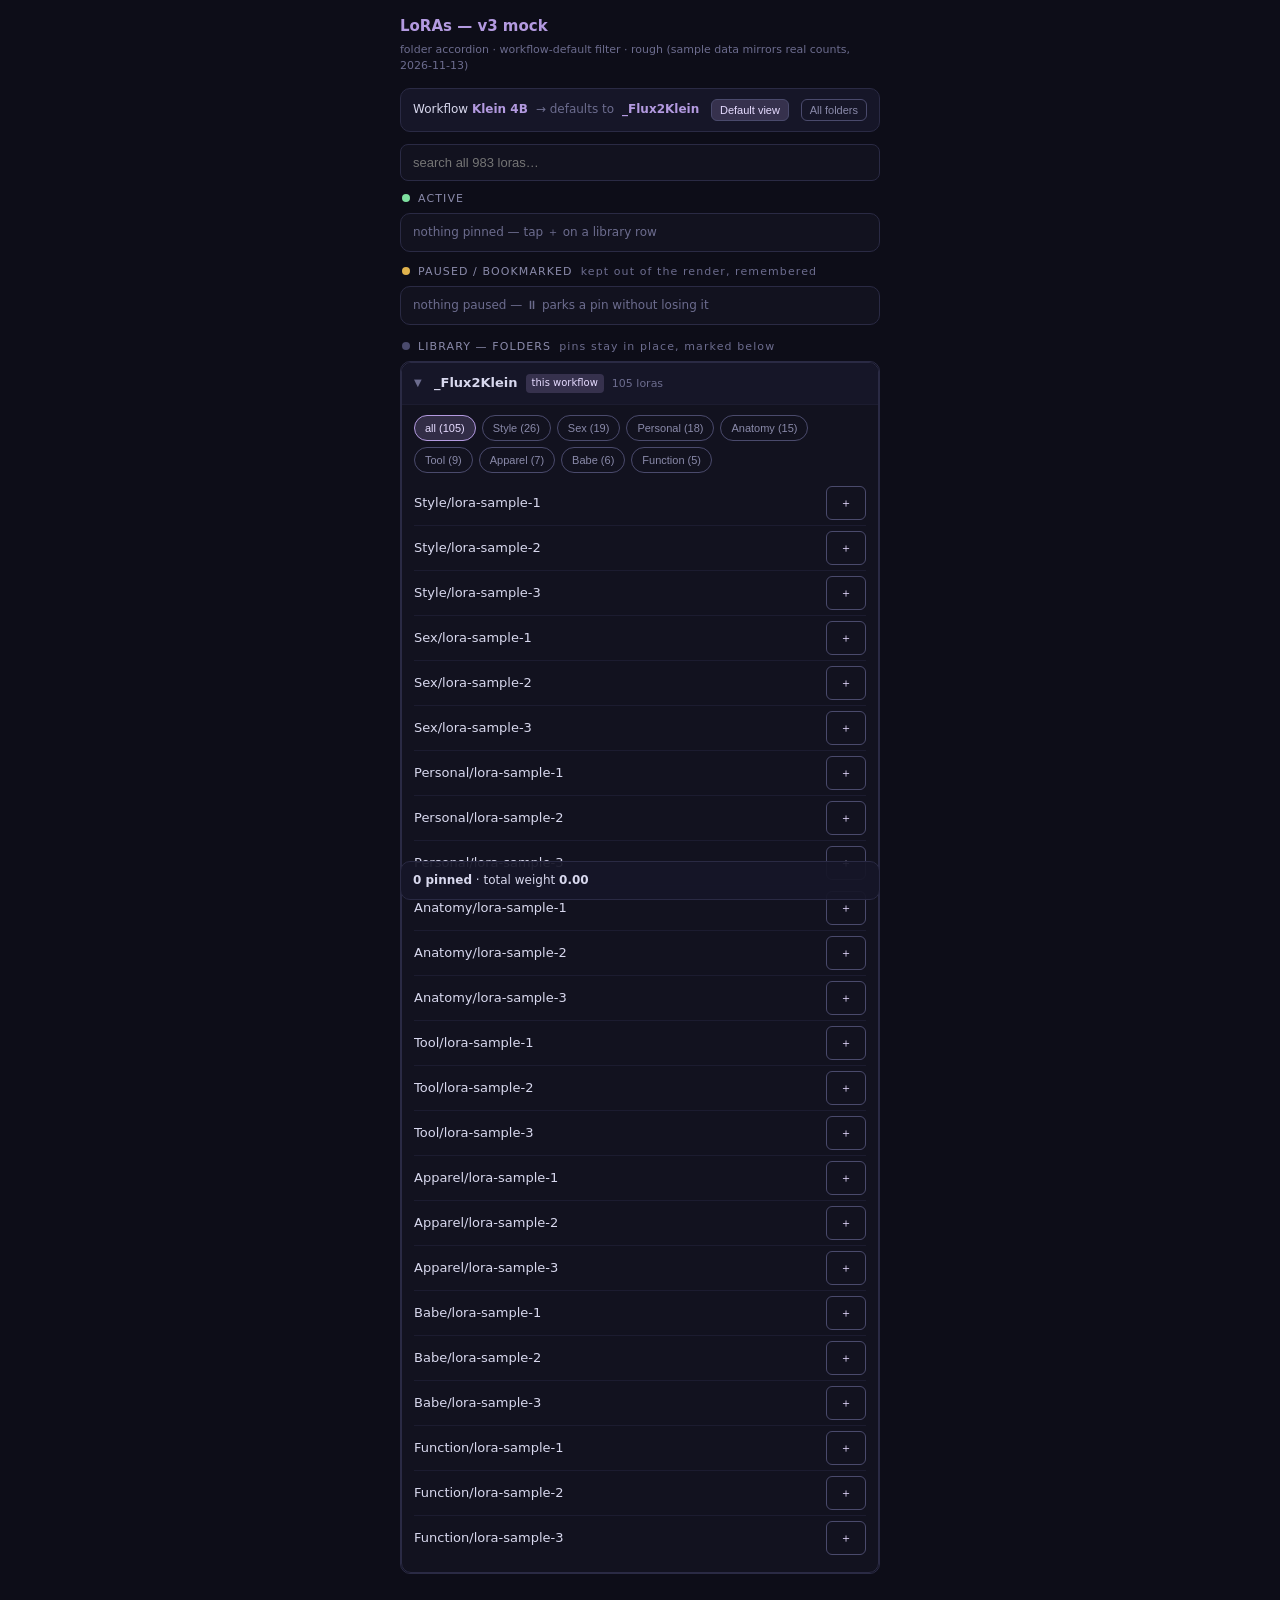
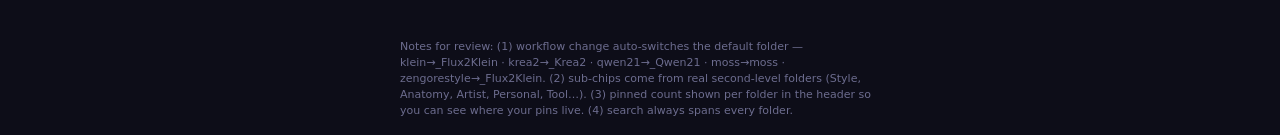
<file: mocks-studio-consolidation/mock-loras-3.html>
<!DOCTYPE html>
<html lang="en">
<head>
<meta charset="utf-8">
<meta name="viewport" content="width=device-width, initial-scale=1">
<title>LoRAs mock v3 — distinct active/paused sections + folder accordion</title>
<style>
  :root { color-scheme: dark; }
  body { margin: 0; background: #0d0d18; color: #d8d8ee; font: 14px/1.45 system-ui, sans-serif; }
  .wrap { max-width: 480px; margin: 0 auto; padding: 16px; }
  h1 { font-size: 15px; color: #b39ae0; margin: 0 0 4px; }
  .sub { font-size: 11px; color: #6c6c8e; margin-bottom: 14px; }
  /* workflow context strip */
  .wfstrip { display: flex; align-items: center; gap: 8px; background: #161628; border: 1px solid #2a2a44;
             border-radius: 10px; padding: 10px 12px; margin-bottom: 12px; font-size: 12px; }
  .wfstrip b { color: #b39ae0; }
  .wfstrip .switch { margin-left: auto; color: #8a8aaa; font-size: 11px; border: 1px solid #4a4a6c;
                     border-radius: 6px; padding: 4px 8px; cursor: pointer; background: none; }
  .wfstrip .switch.sel { background: #b39ae033; color: #e6dbff; }
  /* search */
  .search { width: 100%; box-sizing: border-box; background: #12121f; border: 1px solid #2a2a44; color: #d8d8ee;
            border-radius: 8px; padding: 10px 12px; min-height: 20px; font-size: 13px; margin-bottom: 10px; }
  /* accordion */
  .acc { border: 1px solid #2a2a44; border-radius: 10px; overflow: hidden; background: #12121f; }
  .acc-head { display: flex; align-items: center; gap: 8px; padding: 11px 12px; cursor: pointer;
              border-bottom: 1px solid #1c1c30; user-select: none; }
  .acc-head:hover { background: #161628; }
  .acc-head .tw { color: #6c6c8e; font-size: 10px; width: 12px; }
  .acc-head .name { font-weight: 600; font-size: 13px; }
  .acc-head .count { color: #6c6c8e; font-size: 11px; }
  .acc-head .badge { font-size: 10px; background: #b39ae033; color: #e6dbff; border-radius: 4px; padding: 2px 6px; }
  .acc-head .pins { margin-left: auto; font-size: 11px; color: #b39ae0; }
  .acc.open .acc-head { background: #161628; }
  .acc-body { display: none; }
  .acc.open .acc-body { display: block; }
  /* sub-filter chips inside open folder */
  .subs { display: flex; gap: 6px; flex-wrap: wrap; padding: 10px 12px 0; }
  .subs button { background: none; border: 1px solid #4a4a6c; color: #8a8aaa; border-radius: 14px;
                 font-size: 11px; padding: 4px 10px; min-height: 26px; cursor: pointer; }
  .subs button.on { background: #b39ae033; color: #e6dbff; border-color: #b39ae0; }
  /* lora rows */
  .rows { padding: 8px 12px 12px; }
  .row { display: flex; align-items: center; gap: 10px; min-height: 44px; border-bottom: 1px solid #1c1c30; }
  .row:last-child { border-bottom: 0; }
  .row .rn { flex: 1; font-size: 13px; overflow: hidden; text-overflow: ellipsis; white-space: nowrap; }
  .row.parked .rn { color: #6c6c8e; text-decoration: dashed underline; }
  .row .str { font-size: 11px; color: #b39ae0; background: #161628; border-radius: 4px; padding: 2px 6px; }
  .row button { background: none; border: 1px solid #4a4a6c; color: #8a8aaa; border-radius: 6px;
                font-size: 12px; min-width: 40px; min-height: 34px; cursor: pointer; }
  .row button.pin { color: #e6dbff; }
  .row .slider { display: none; width: 100%; margin: 6px 0; }
  .row.exp .slider { display: block; }
  .rowdet { display: none; padding-bottom: 8px; }
  .row.exp + .rowdet, .wrapdet { }
  /* pinned tray summary at bottom */
  .tray { position: sticky; bottom: 0; background: #161628ee; border: 1px solid #2a2a44; border-radius: 10px;
          padding: 10px 12px; margin-top: 12px; font-size: 12px; }
  .tray .warn-amber { color: #e0b34d; }
  .tray .warn-red { color: #e05a5a; }
  .sec { margin-bottom: 12px; }
  .sec-h { font-size: 11px; letter-spacing: .1em; color: #8a8aaa; margin: 0 0 6px 2px; display: flex; align-items: baseline; gap: 8px; }
  .sec-h .dot { width: 8px; height: 8px; border-radius: 50%; display: inline-block; }
  .sec.active .dot { background: #7ee0a0; }
  .sec.paused .dot { background: #e0b34d; }
  .sec-box { border: 1px solid #2a2a44; border-radius: 10px; background: #12121f; overflow: hidden; }
  .sec-box .empty { padding: 10px 12px; color: #6c6c8e; font-size: 12px; }
  .sec-box .srow { display: flex; align-items: center; gap: 10px; min-height: 44px; padding: 0 12px; border-bottom: 1px solid #1c1c30; }
  .sec-box .srow:last-child { border-bottom: 0; }
  .sec-box .srow .rn { flex: 1; font-size: 13px; overflow: hidden; text-overflow: ellipsis; white-space: nowrap; }
  .sec-box .srow .where { font-size: 10px; color: #6c6c8e; }
  .sec-box .srow button { background: none; border: 1px solid #4a4a6c; color: #8a8aaa; border-radius: 6px;
                          font-size: 12px; min-width: 40px; min-height: 34px; cursor: pointer; }
  .sec.paused .srow .rn { color: #c9b97a; }
  .note { font-size: 11px; color: #6c6c8e; margin-top: 14px; }
</style>
</head>
<body>
<div class="wrap">
  <h1>LoRAs — v3 mock</h1>
  <div class="sub">folder accordion · workflow-default filter · rough (sample data mirrors real counts, 2026-11-13)</div>

  <div class="wfstrip">
    <span>Workflow <b id="wfname">Klein 4B</b></span>
    <span style="color:#6c6c8e">→ defaults to</span>
    <b id="wffolder" style="color:#b39ae0">_Flux2Klein</b>
    <button class="switch sel" id="btn-def">Default view</button>
    <button class="switch" id="btn-all">All folders</button>
  </div>

  <input class="search" id="q" placeholder="search all 983 loras…">

  <div class="sec active">
    <div class="sec-h"><span class="dot"></span>ACTIVE <span id="actcount" style="color:#6c6c8e"></span></div>
    <div class="sec-box" id="actbox"></div>
  </div>
  <div class="sec paused">
    <div class="sec-h"><span class="dot"></span>PAUSED / BOOKMARKED <span style="color:#6c6c8e">kept out of the render, remembered</span></div>
    <div class="sec-box" id="pausebox"></div>
  </div>
  <div class="sec-h" style="margin-top:14px"><span class="dot" style="background:#4a4a6c"></span>LIBRARY — FOLDERS <span style="color:#6c6c8e">pins stay in place, marked below</span></div>
  <div class="acc" id="acc"></div>

  <div class="tray" id="tray"></div>

  <div class="note">Notes for review: (1) workflow change auto-switches the default folder —
  klein→_Flux2Klein · krea2→_Krea2 · qwen21→_Qwen21 · moss→moss · zengorestyle→_Flux2Klein.
  (2) sub-chips come from real second-level folders (Style, Anatomy, Artist, Personal, Tool…).
  (3) pinned count shown per folder in the header so you can see where your pins live.
  (4) search always spans every folder.</div>
</div>

<script>
// real counts from Megatron object_info, 2026-11-13
const TREE = {
  '_Flux2Klein': { def: true, subs: { Style: 26, Sex: 19, Personal: 18, Anatomy: 15, Tool: 9, Apparel: 7, Babe: 6, Function: 5 } },
  '_Krea2':      { subs: { Style: 74, Anatomy: 57, Artist: 43, Tool: 14, Babes: 7, Personal: 7, Sex: 7, Clothing: 5 } },
  '_Flux':       { subs: { Artist: 53, Style: 40, Personal: 13, Anatomy: 9, Babe: 1 } },
  '_XL':         { subs: { Artist: 98, Style: 89, Context: 24, Anatomy: 19, Expression: 17, Composition: 11, Pose: 11, Outfit: 7 } },
  '_SD15':       { subs: { Artist: 57, Style: 48, Personal: 3, Pose: 1 } },
  'moss':        { subs: { Style: 60, Anatomy: 3, Babe: 2, Outfit: 1 } },
  '_ZImageTurbo':{ subs: { Style: 17, Babe: 5, Outfit: 4, Tool: 3, Composition: 2, Personal: 2, Anatomy: 1, Character: 1 } },
  '_Qwen21':     { subs: { Tools: 4, Style: 1 } },
};
const WFDATA = {
  klein: { label: 'Klein 4B', folder: '_Flux2Klein' },
  krea2: { label: 'Krea2', folder: '_Krea2' },
  qwen21:{ label: 'Qwen2.1', folder: '_Qwen21' },
  moss:  { label: 'MOSS', folder: 'moss' },
  zengorestyle: { label: 'ZengoRestyle', folder: '_Flux2Klein' },
};
const WORKFLOWS = Object.keys(WFDATA);
let wf = 'klein', defaultOnly = true, openRoot = null, subSel = null;
const pins = new Map();  // name -> strength
let expRow = null;

const rootTotal = s => Object.values(s.subs).reduce((a, b) => a + b, 0);
const rootOrder = () => {
  const def = WFDATA[wf].folder;
  const keys = Object.keys(TREE);
  return [def, ...keys.filter(k => k !== def)];
};

function sampleName(root, sub, i) { return `${root}/${sub}/lora-sample-${i + 1}.safetensors`; }

function renderAcc() {
  const acc = document.getElementById('acc');
  acc.innerHTML = '';
  for (const root of rootOrder()) {
    const info = TREE[root];
    const defFolder = root === WFDATA[wf].folder;
    if (defaultOnly && !defFolder) continue;
    const el = document.createElement('div');
    el.className = 'acc' + (openRoot === root ? ' open' : '');
    const pinned = [...pins.keys()].filter(n => n.startsWith(root + '/')).length;
    const head = document.createElement('div');
    head.className = 'acc-head';
    head.innerHTML = `<span class="tw">${openRoot === root ? '▼' : '►'}</span>
      <span class="name">${root}</span>
      ${defFolder ? '<span class="badge">this workflow</span>' : ''}
      <span class="count">${rootTotal(info)} loras</span>
      ${pinned ? `<span class="pins">📌 ${pinned}</span>` : ''}`;
    head.addEventListener('click', () => { openRoot = openRoot === root ? null : root; subSel = null; renderAcc(); });
    el.appendChild(head);
    const body = document.createElement('div');
    body.className = 'acc-body';
    const subs = document.createElement('div');
    subs.className = 'subs';
    const allBtn = document.createElement('button');
    allBtn.textContent = `all (${rootTotal(info)})`;
    allBtn.className = !subSel ? 'on' : '';
    allBtn.addEventListener('click', () => { subSel = null; renderAcc(); });
    subs.appendChild(allBtn);
    for (const [sub, count] of Object.entries(info.subs)) {
      const b = document.createElement('button');
      b.textContent = `${sub} (${count})`;
      b.className = subSel === sub ? 'on' : '';
      b.addEventListener('click', () => { subSel = sub; renderAcc(); });
      subs.appendChild(b);
    }
    body.appendChild(subs);
    const rows = document.createElement('div');
    rows.className = 'rows';
    const showSubs = subSel ? [subSel] : Object.keys(info.subs);
    let shown = 0;
    for (const sub of showSubs) {
      for (let i = 0; i < 3; i++) {   // 3 sample rows per sub — rough mock
        const name = sampleName(root, sub, i);
        const row = document.createElement('div');
        const isParked = pins.get(name) === 'parked';
        row.className = 'row' + (isParked ? ' parked' : '') + (expRow === name ? ' exp' : '');
        const st = pins.get(name);
        const rn = document.createElement('span');
        rn.className = 'rn'; rn.textContent = (st === undefined ? '' : (isParked ? '⏸ ' : '📌 ')) + `${sub}/lora-sample-${i + 1}`;
        rn.addEventListener('click', () => { expRow = expRow === name ? null : name; renderAcc(); });
        row.appendChild(rn);
        if (typeof st === 'number') {
          const tag = document.createElement('span');
          tag.className = 'str'; tag.textContent = '×' + st.toFixed(2);
          row.appendChild(tag);
        }
        const btn = document.createElement('button');
        btn.className = 'pin';
        btn.textContent = st === undefined ? '＋' : (isParked ? '▶' : '⏸');
        btn.title = st === undefined ? 'pin at 1.0' : (isParked ? 'restore' : 'suspend');
        btn.addEventListener('click', () => {
          if (st === undefined) pins.set(name, 1.0);
          else if (isParked) pins.set(name, 1.0);
          else pins.set(name, 'parked');
          renderSections(); renderAcc(); renderTray();
        });
        row.appendChild(btn);
        rows.appendChild(row);
        if (expRow === name) {
          const det = document.createElement('div');
          det.className = 'rowdet';
          const sl = document.createElement('input');
          sl.type = 'range'; sl.min = -1; sl.max = 2; sl.step = 0.05;
          sl.value = typeof st === 'number' ? st : 1;
          sl.className = 'slider'; sl.style.display = 'block';
          const lab = document.createElement('div');
          lab.style.cssText = 'font-size:11px;color:#8a8aaa';
          lab.textContent = `strength ${(+sl.value).toFixed(2)} (−1…+2)`;
          sl.addEventListener('input', () => { pins.set(name, +sl.value); lab.textContent = `strength ${(+sl.value).toFixed(2)} (−1…+2)`; renderSections(); renderTray(); });
          det.append(lab, sl);
          rows.appendChild(det);
        }
        shown++;
      }
    }
    body.appendChild(rows);
    el.appendChild(body);
    acc.appendChild(el);
    if (shown === 0 && subSel) {
      const empty = document.createElement('div');
      empty.style.cssText = 'padding:8px 12px 12px;color:#6c6c8e;font-size:12px';
      empty.textContent = 'no sample rows for this filter (mock)';
      body.appendChild(empty);
    }
  }
}

function renderSections() {
  const act = document.getElementById('actbox');
  const pz = document.getElementById('pausebox');
  act.innerHTML = ''; pz.innerHTML = '';
  let na = 0, np = 0;
  for (const [name, st] of pins) {
    const paused = st === 'parked';
    const box = paused ? pz : act;
    paused ? np++ : na++;
    const row = document.createElement('div');
    row.className = 'srow';
    const rn = document.createElement('span');
    rn.className = 'rn'; rn.textContent = name.split('/').slice(-1)[0].replace('.safetensors', '');
    const where = document.createElement('span');
    where.className = 'where'; where.textContent = name.split('/').slice(0, 2).join('/');
    row.append(rn, where);
    if (!paused) {
      const tag = document.createElement('span');
      tag.className = 'str'; tag.textContent = '×' + st.toFixed(2);
      row.appendChild(tag);
    }
    const btn = document.createElement('button');
    btn.textContent = paused ? '▶' : '⏸';
    btn.title = paused ? 'restore' : 'suspend';
    btn.addEventListener('click', () => {
      pins.set(name, paused ? 1.0 : 'parked');
      renderSections(); renderAcc(); renderTray();
    });
    const del = document.createElement('button');
    del.textContent = '✕'; del.title = 'unpin';
    del.addEventListener('click', () => { pins.delete(name); renderSections(); renderAcc(); renderTray(); });
    row.append(btn, del);
    box.appendChild(row);
  }
  document.getElementById('actcount').textContent = na ? `(${na})` : '';
  if (!na) act.innerHTML = '<div class="empty">nothing pinned — tap ＋ on a library row</div>';
  if (!np) pz.innerHTML = '<div class="empty">nothing paused — ⏸ parks a pin without losing it</div>';
}

function renderTray() {
  const tray = document.getElementById('tray');
  const active = [...pins.entries()].filter(([, v]) => typeof v === 'number');
  const total = active.reduce((a, [, v]) => a + v, 0);
  const heavy = active.filter(([, v]) => v > 0.8).length;
  let cls = '', msg = '';
  if (heavy >= 3) { cls = 'warn-red'; msg = ' — too many heavy stacks'; }
  else if (heavy >= 2 || total > 2.5) { cls = 'warn-amber'; msg = ' — getting heavy'; }
  tray.innerHTML = `<b>${active.length} pinned</b> · total weight <span class="${cls}"><b>${total.toFixed(2)}</b>${msg}</span>` +
    (active.length ? '<br>' + active.map(([n, v]) => `${n.split('/').slice(-2).join('/')} ×${v.toFixed(2)}`).join(' · ') : '');
}

// workflow strip
function renderWf() {
  document.getElementById('wfname').textContent = WFDATA[wf].label;
  document.getElementById('wffolder').textContent = WFDATA[wf].folder;
}
document.getElementById('btn-def').addEventListener('click', () => {
  defaultOnly = true;
  document.getElementById('btn-def').classList.add('sel');
  document.getElementById('btn-all').classList.remove('sel');
  openRoot = WFDATA[wf].folder; subSel = null; renderAcc();
});
document.getElementById('btn-all').addEventListener('click', () => {
  defaultOnly = false;
  document.getElementById('btn-all').classList.add('sel');
  document.getElementById('btn-def').classList.remove('sel');
  renderAcc();
});
// workflow switcher cycles for the mock
document.getElementById('wfname').addEventListener('click', () => {
  wf = WORKFLOWS[(WORKFLOWS.indexOf(wf) + 1) % WORKFLOWS.length];
  openRoot = WFDATA[wf].folder; subSel = null;
  renderWf(); renderAcc();
});
document.getElementById('wfname').title = 'tap to cycle workflows (mock)';
document.getElementById('q').addEventListener('input', e => {
  // search spans all folders in the real build; mock just visual hint
  e.target.style.borderColor = e.target.value ? '#b39ae0' : '#2a2a44';
});

openRoot = WFDATA[wf].folder;
renderWf(); renderAcc(); renderSections(); renderTray();
</script>
</body>
</html>
</file>
